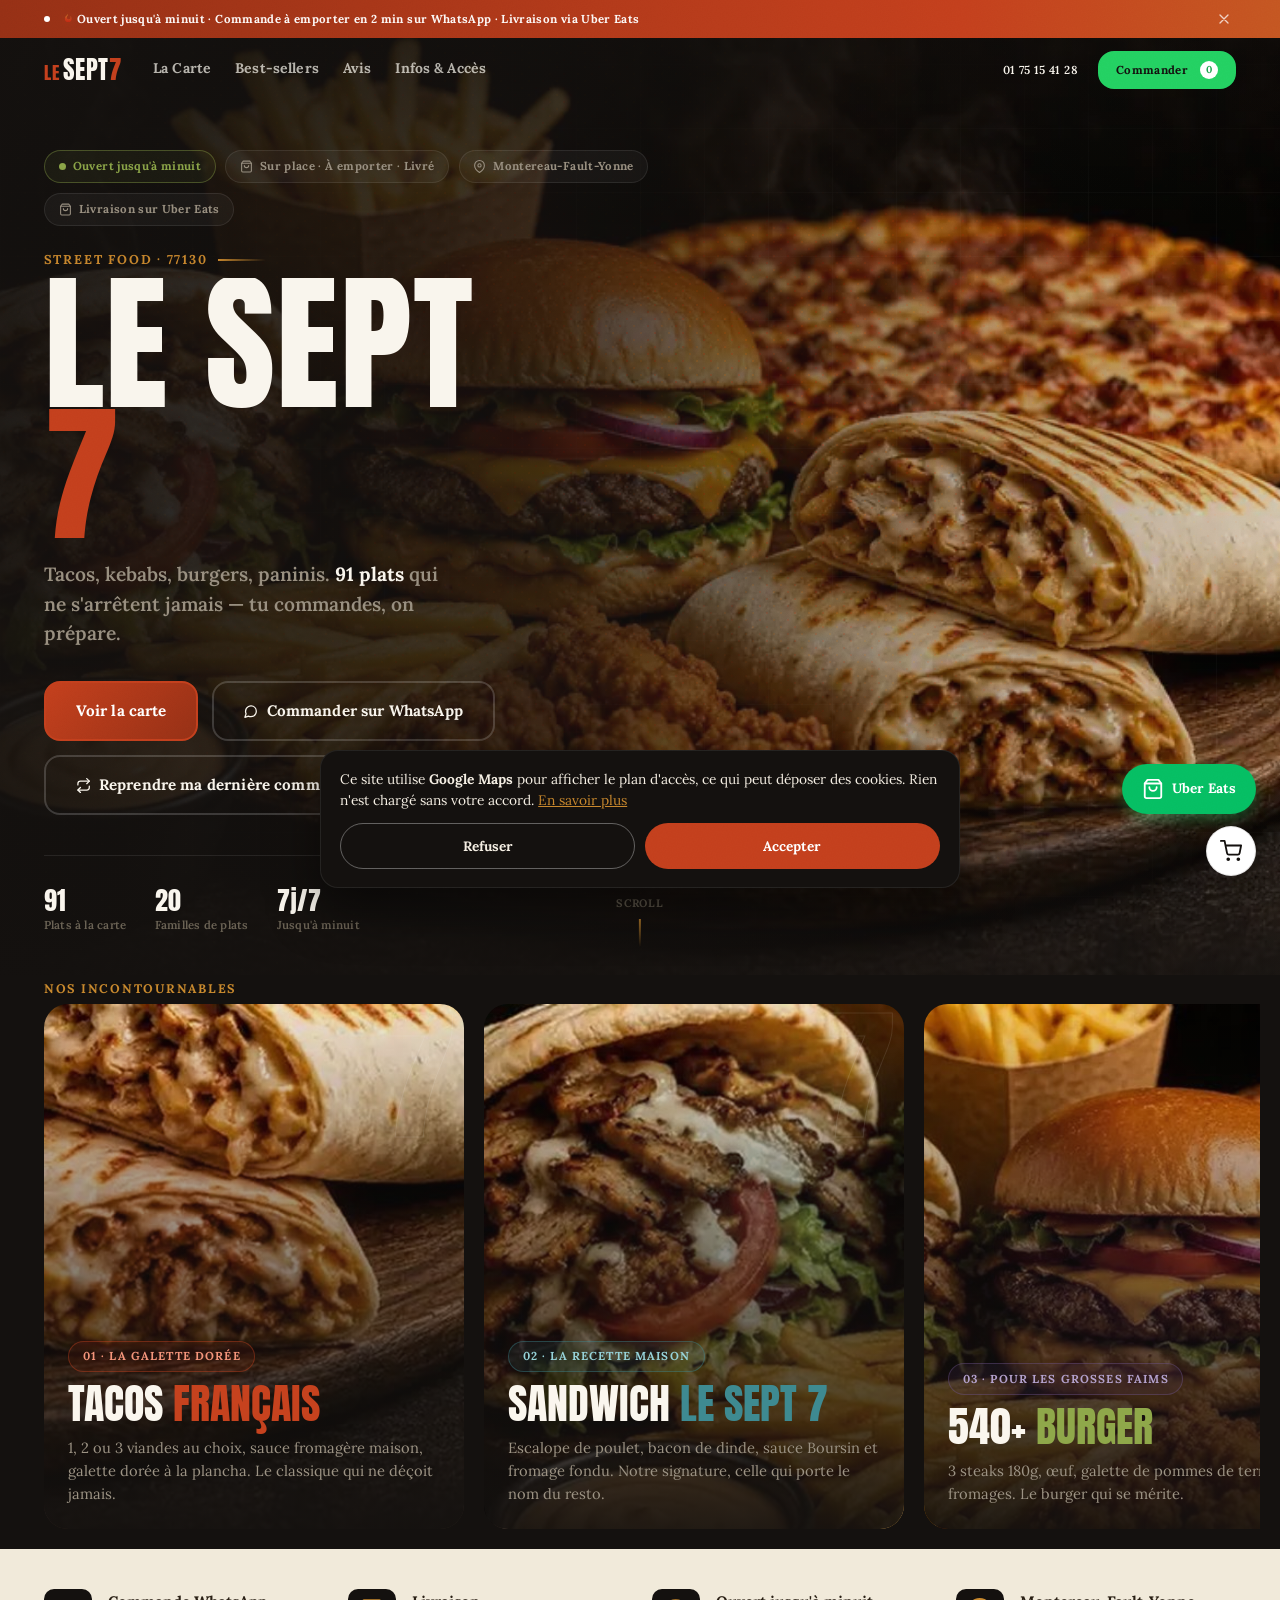
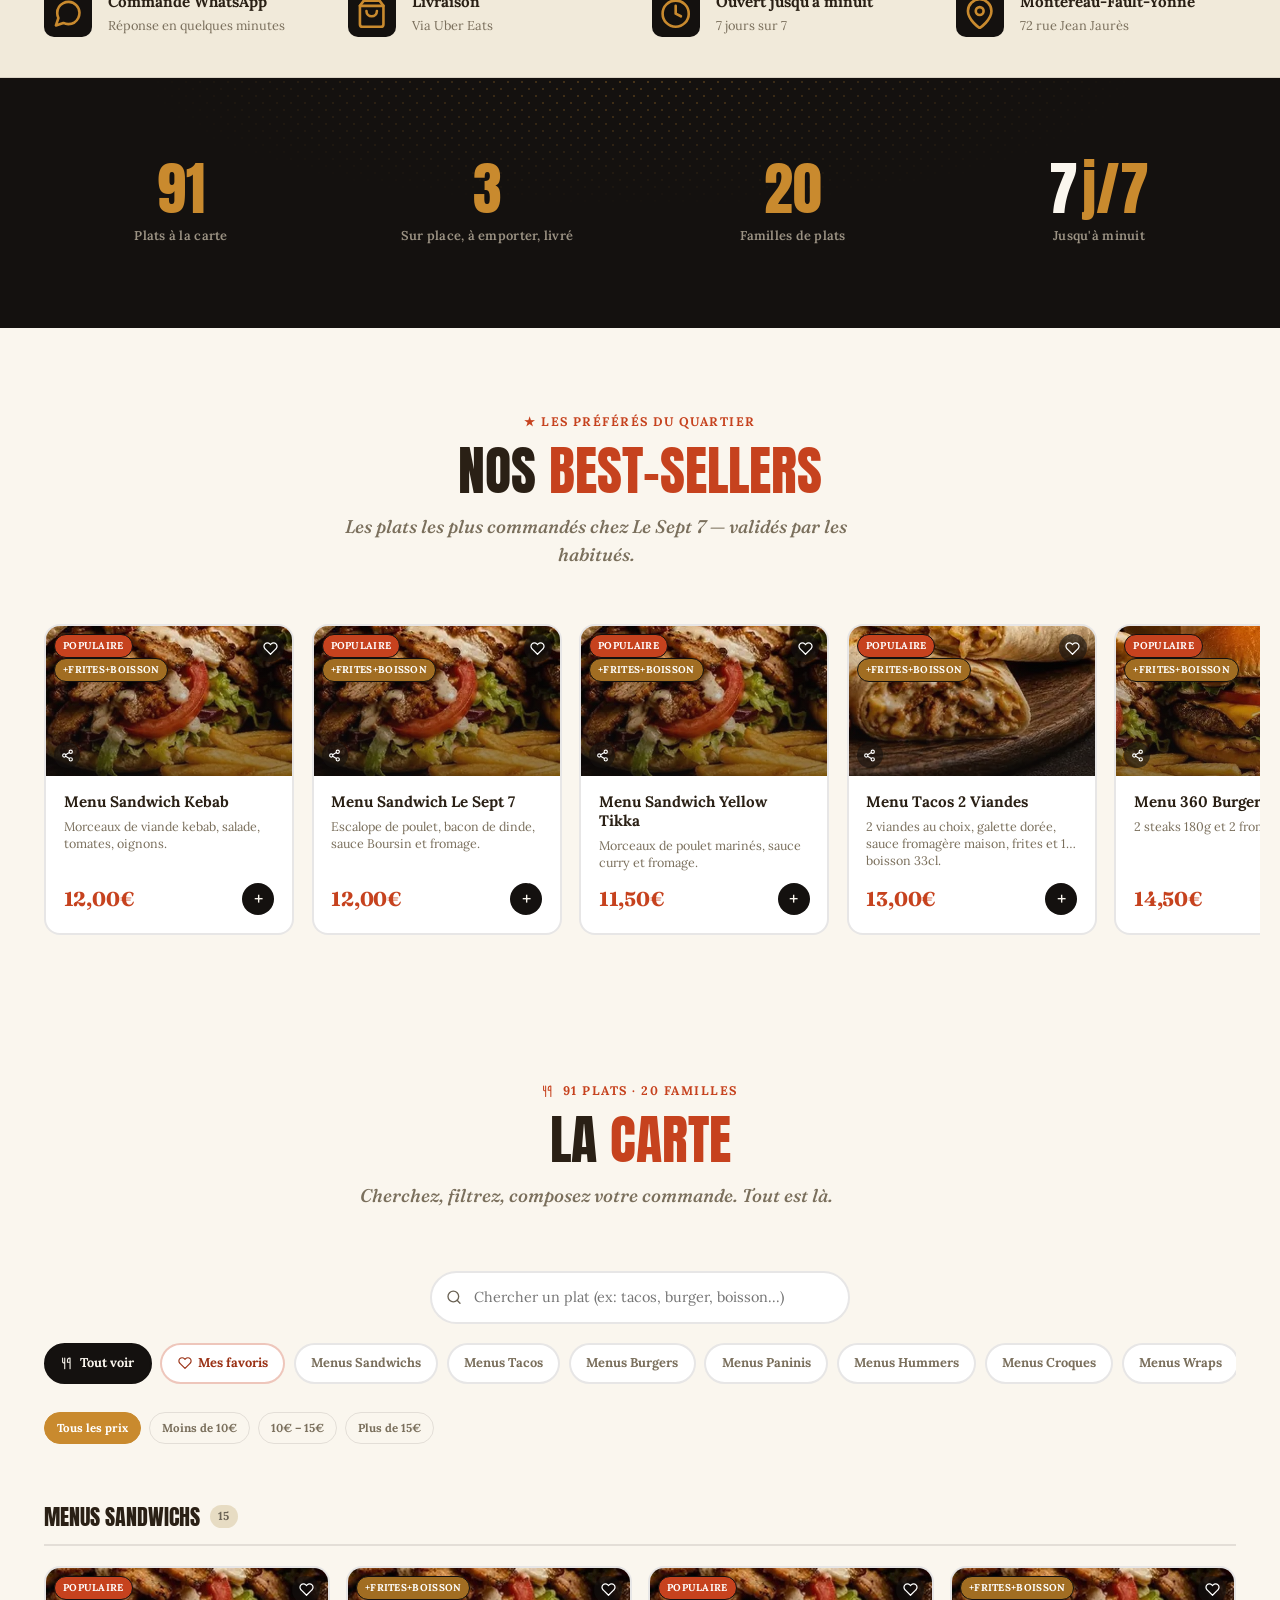
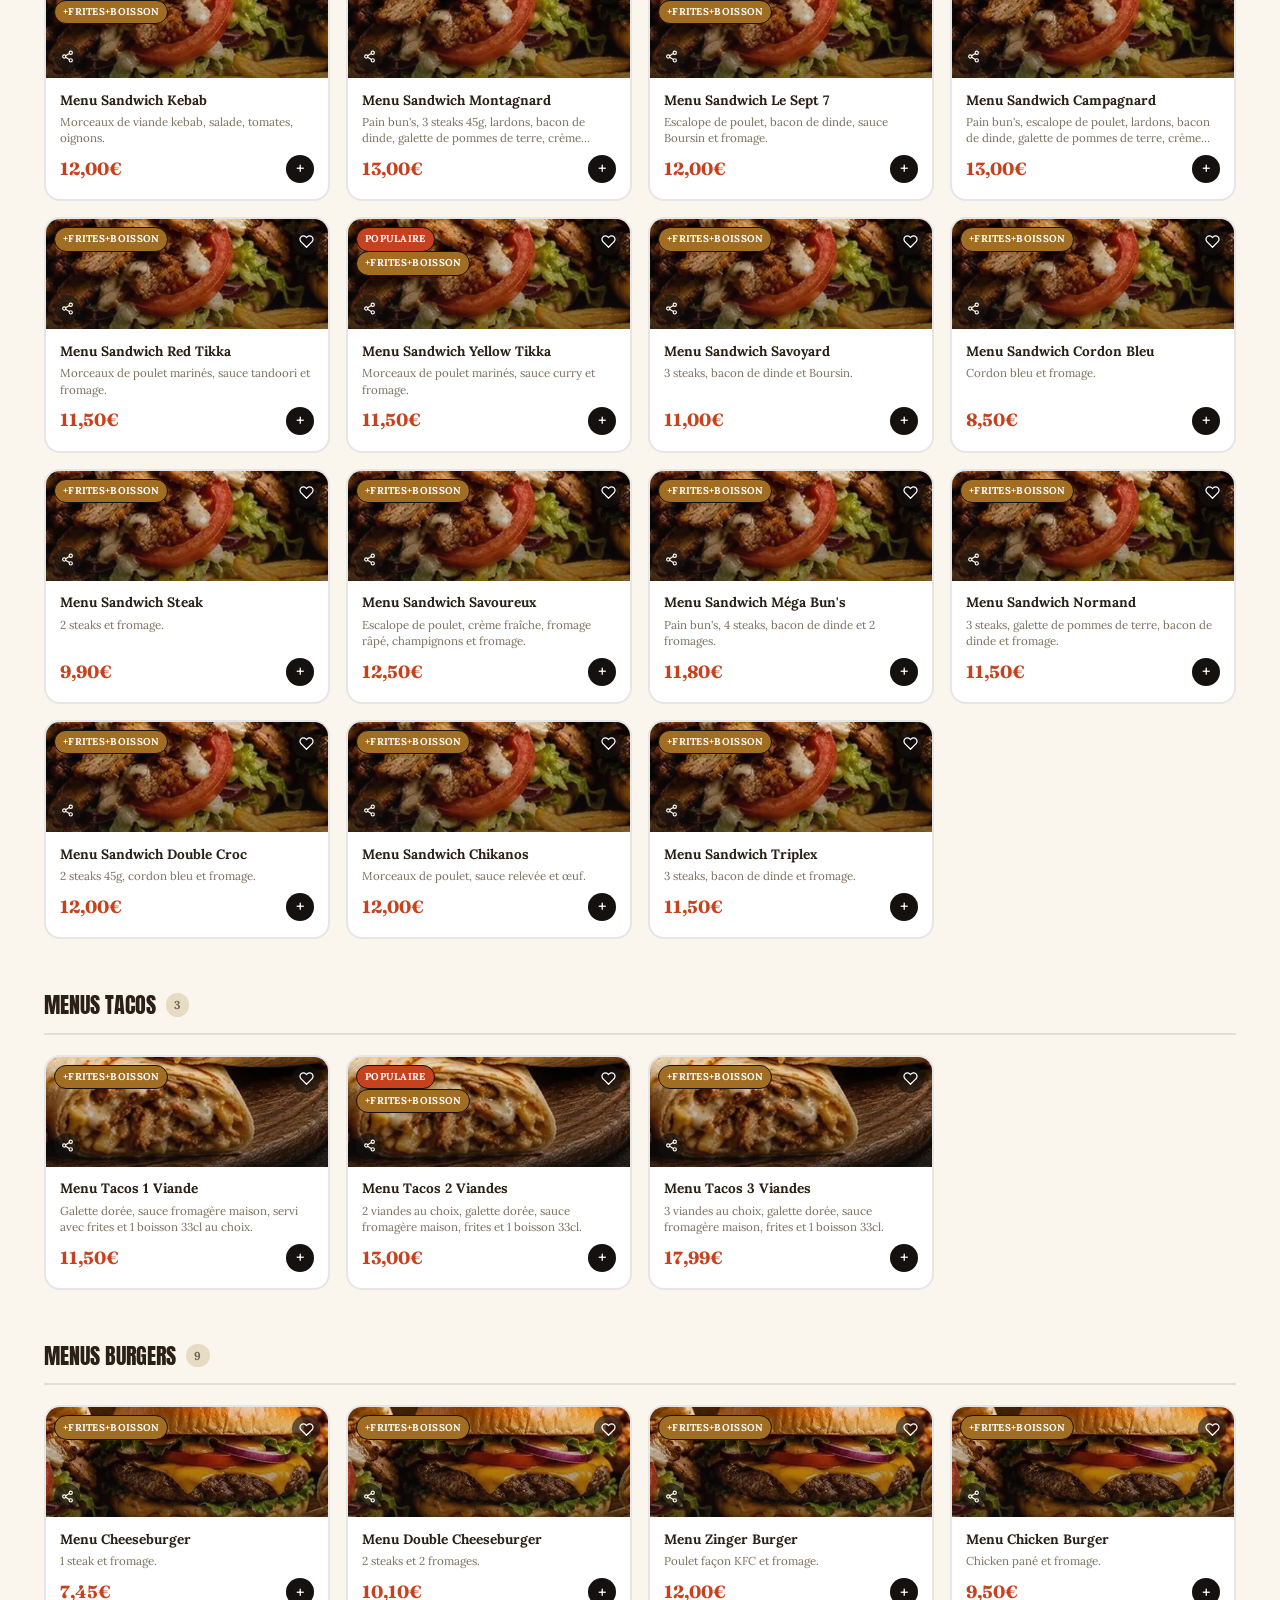
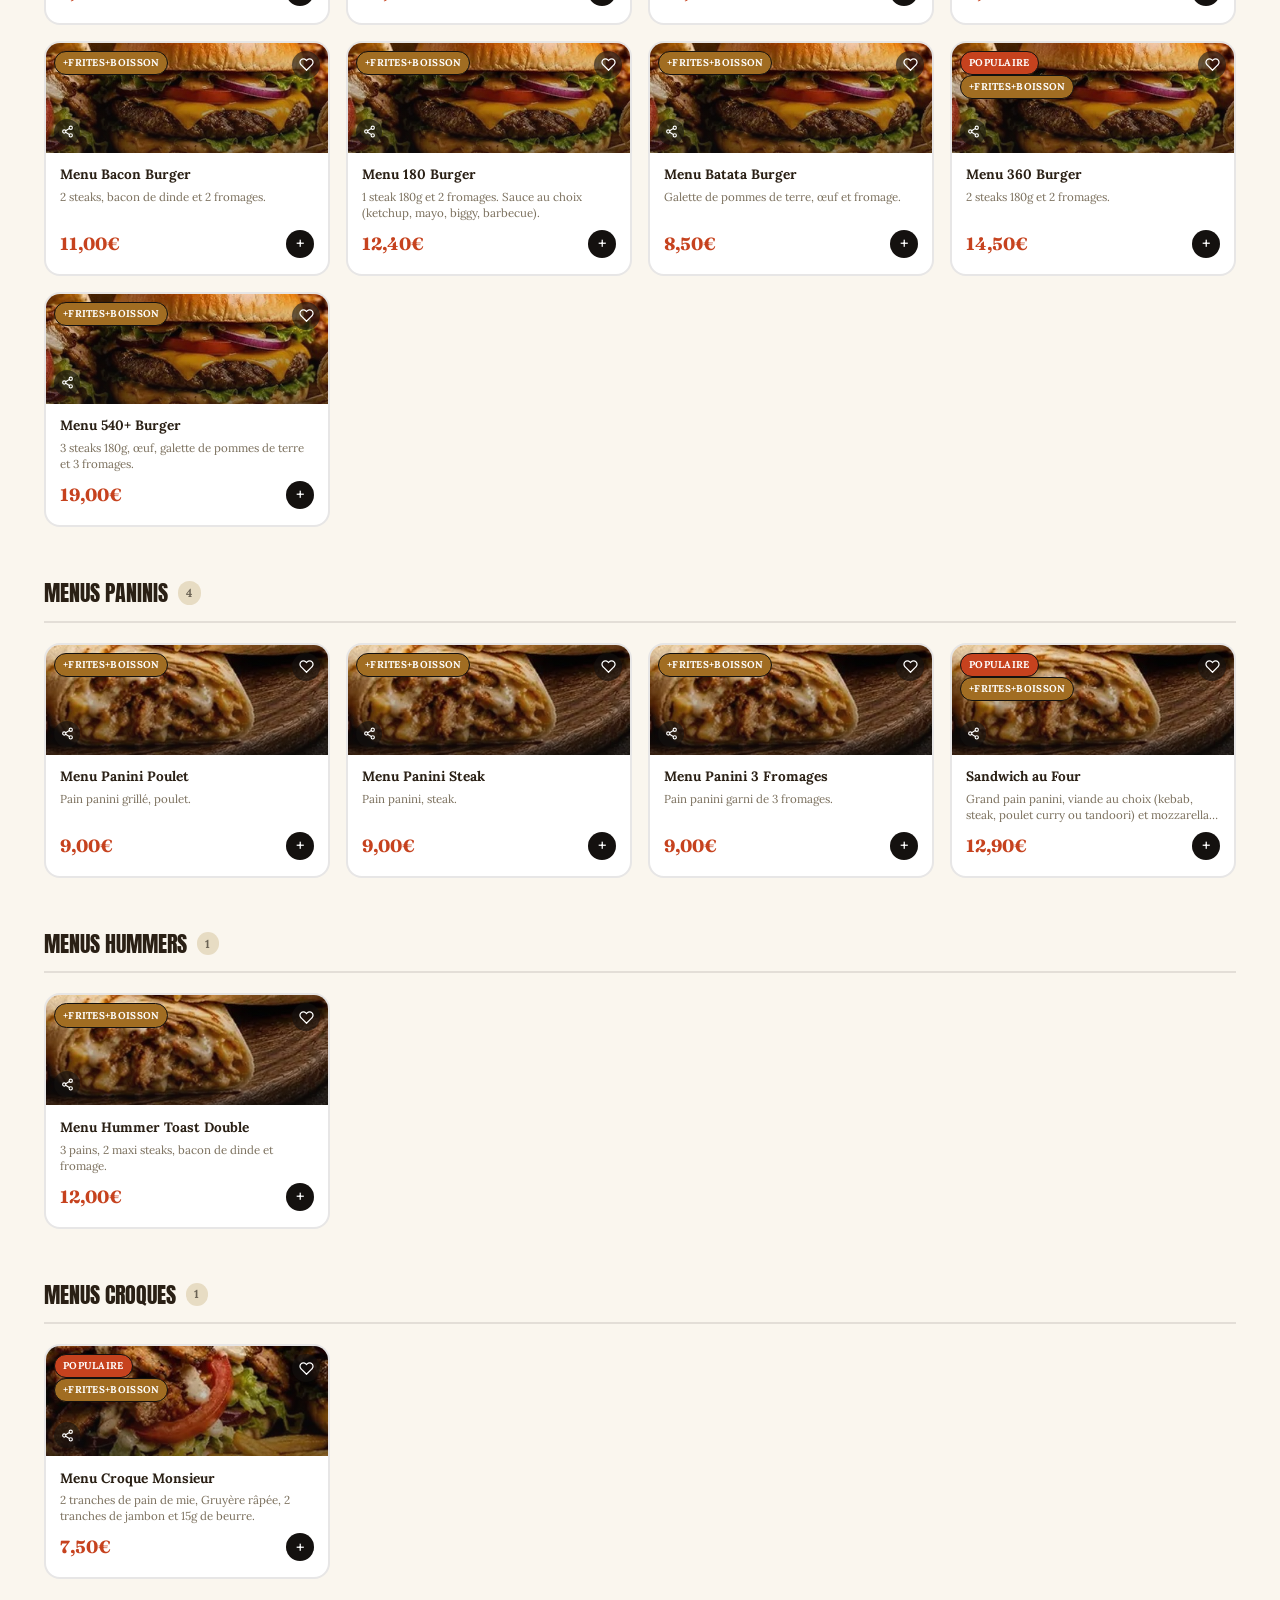
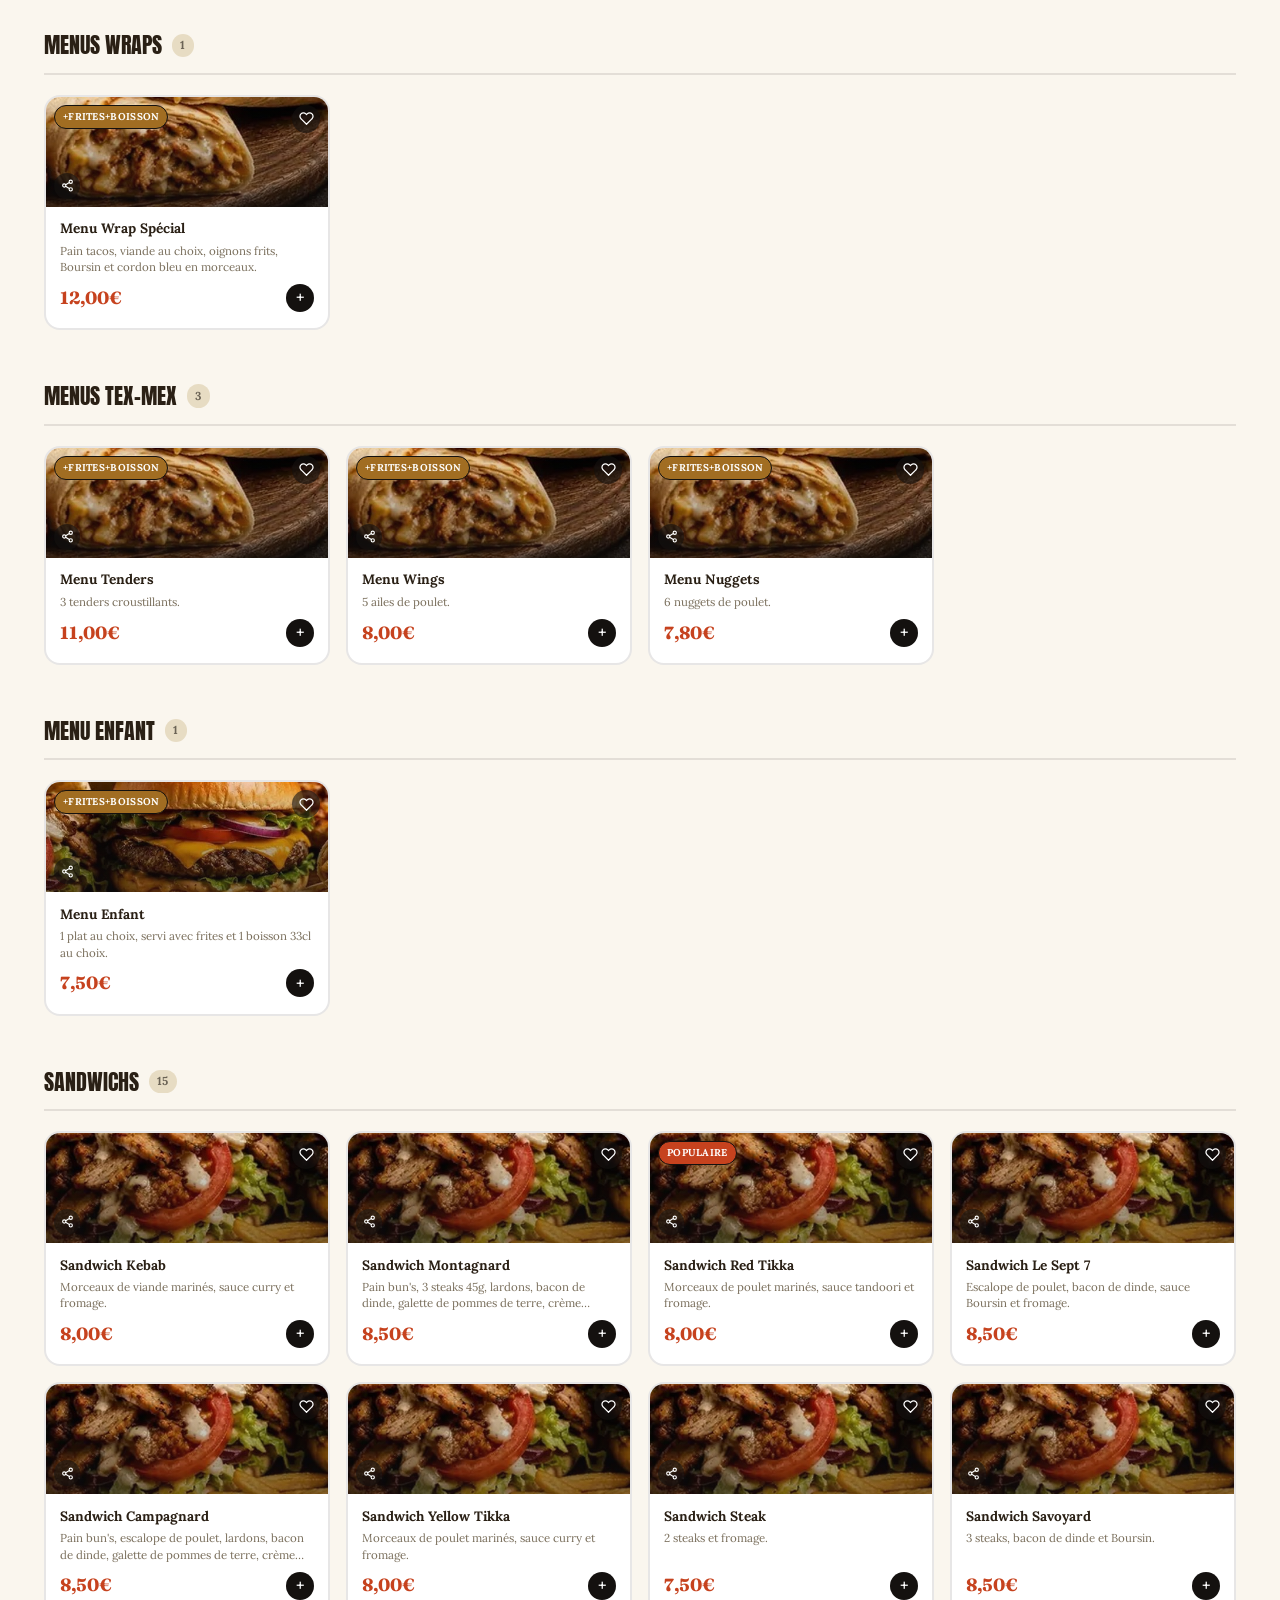
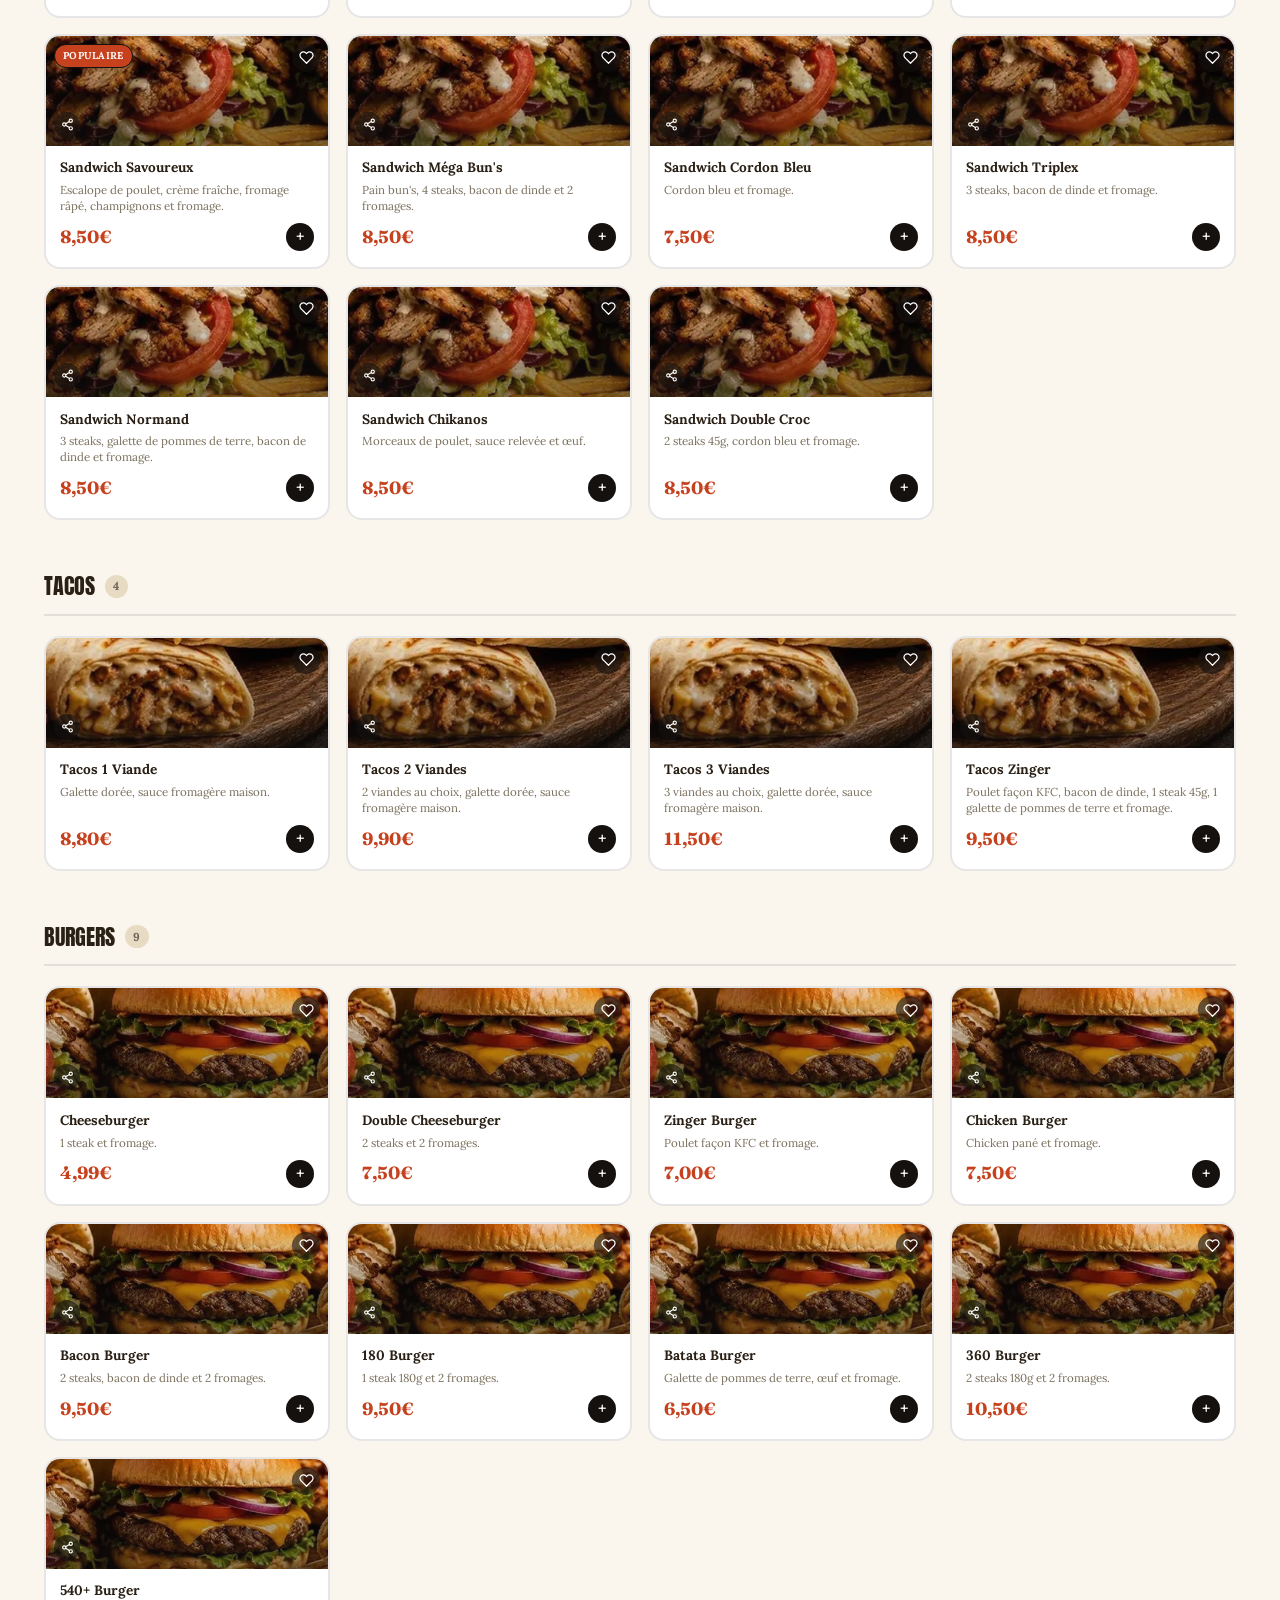
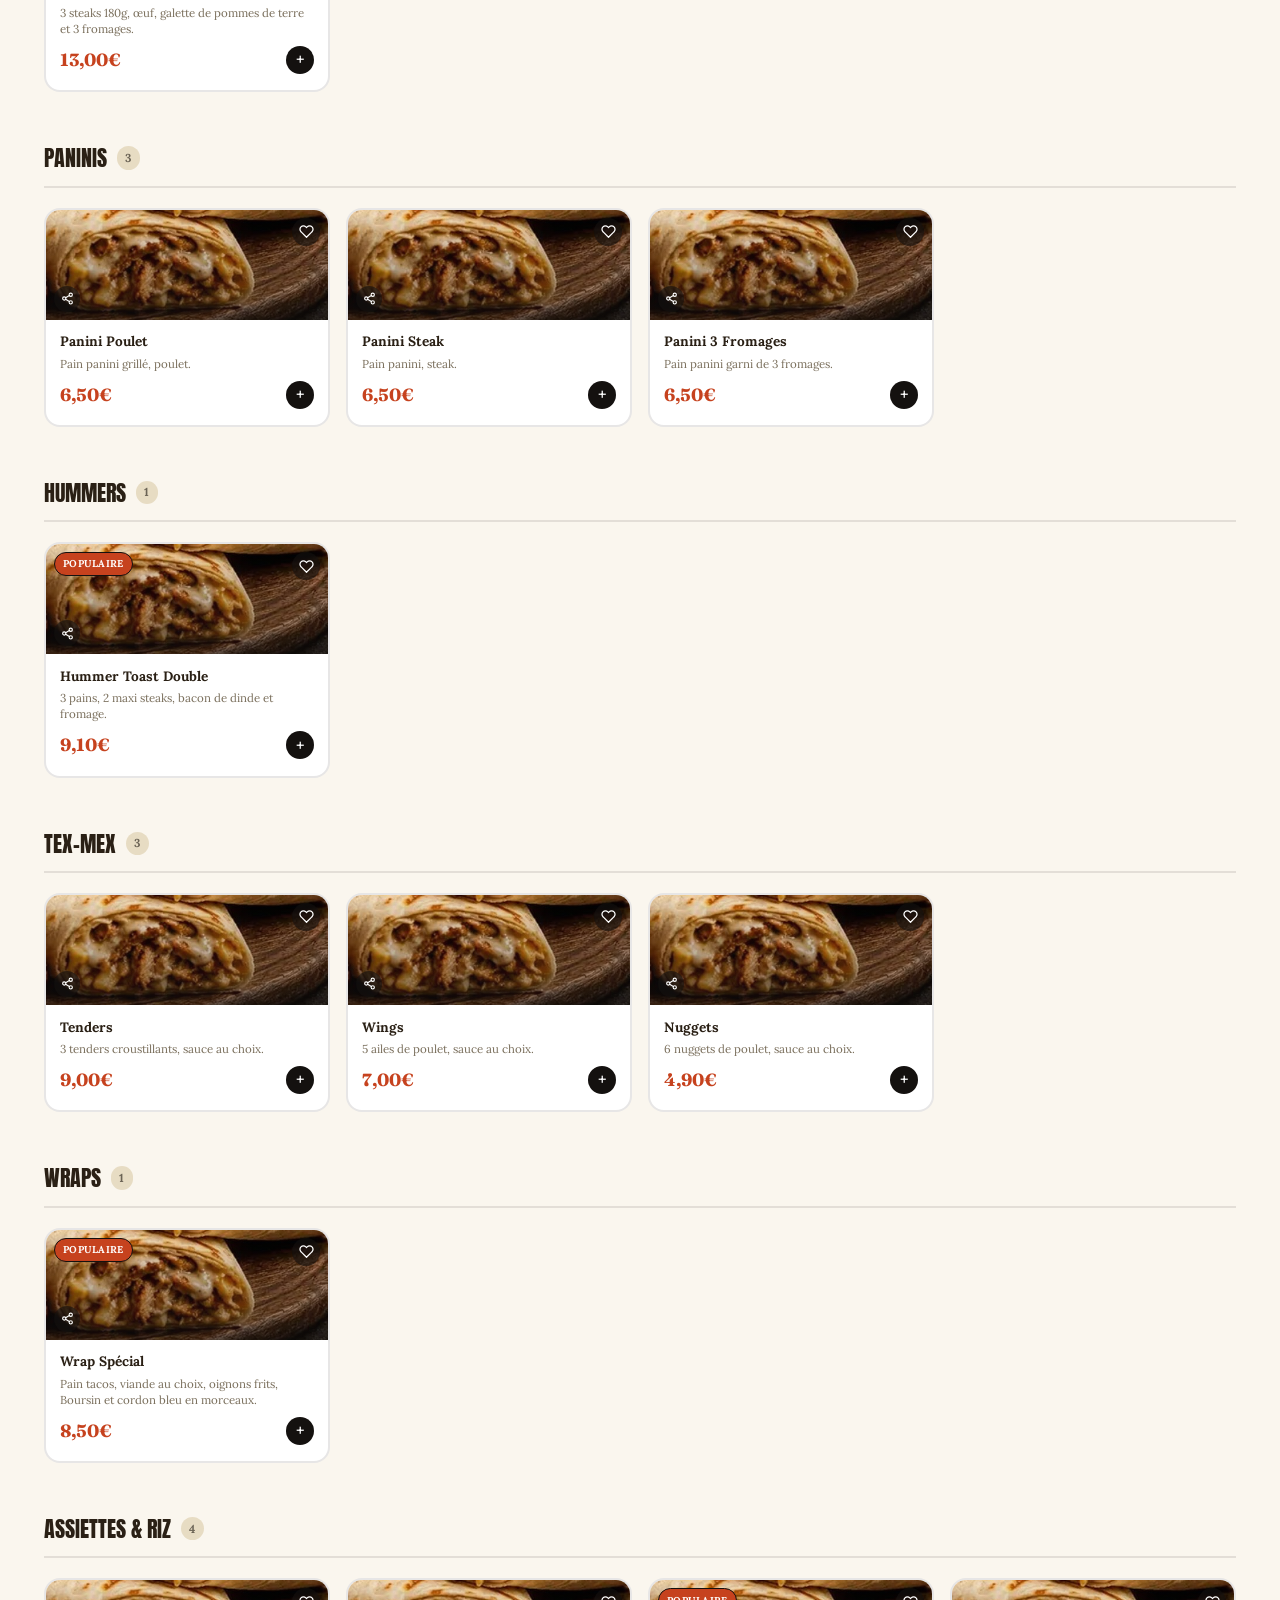
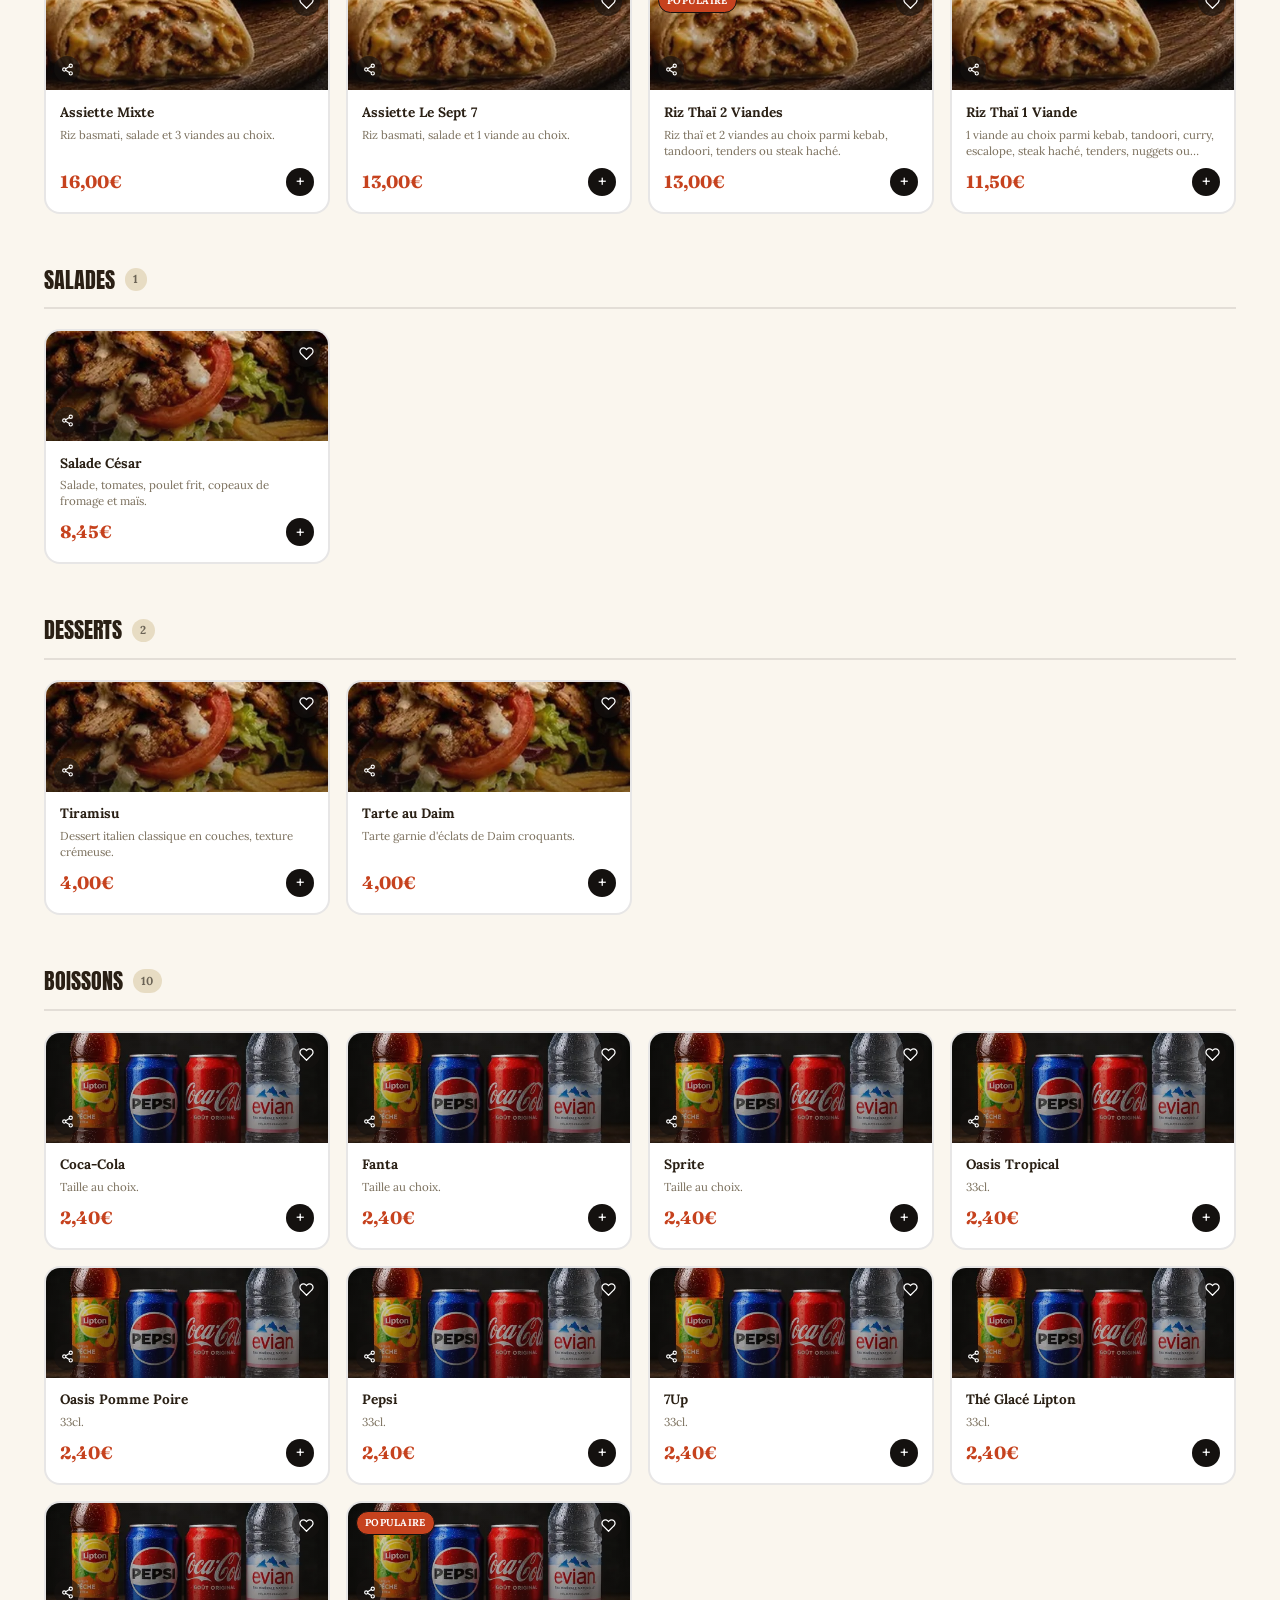
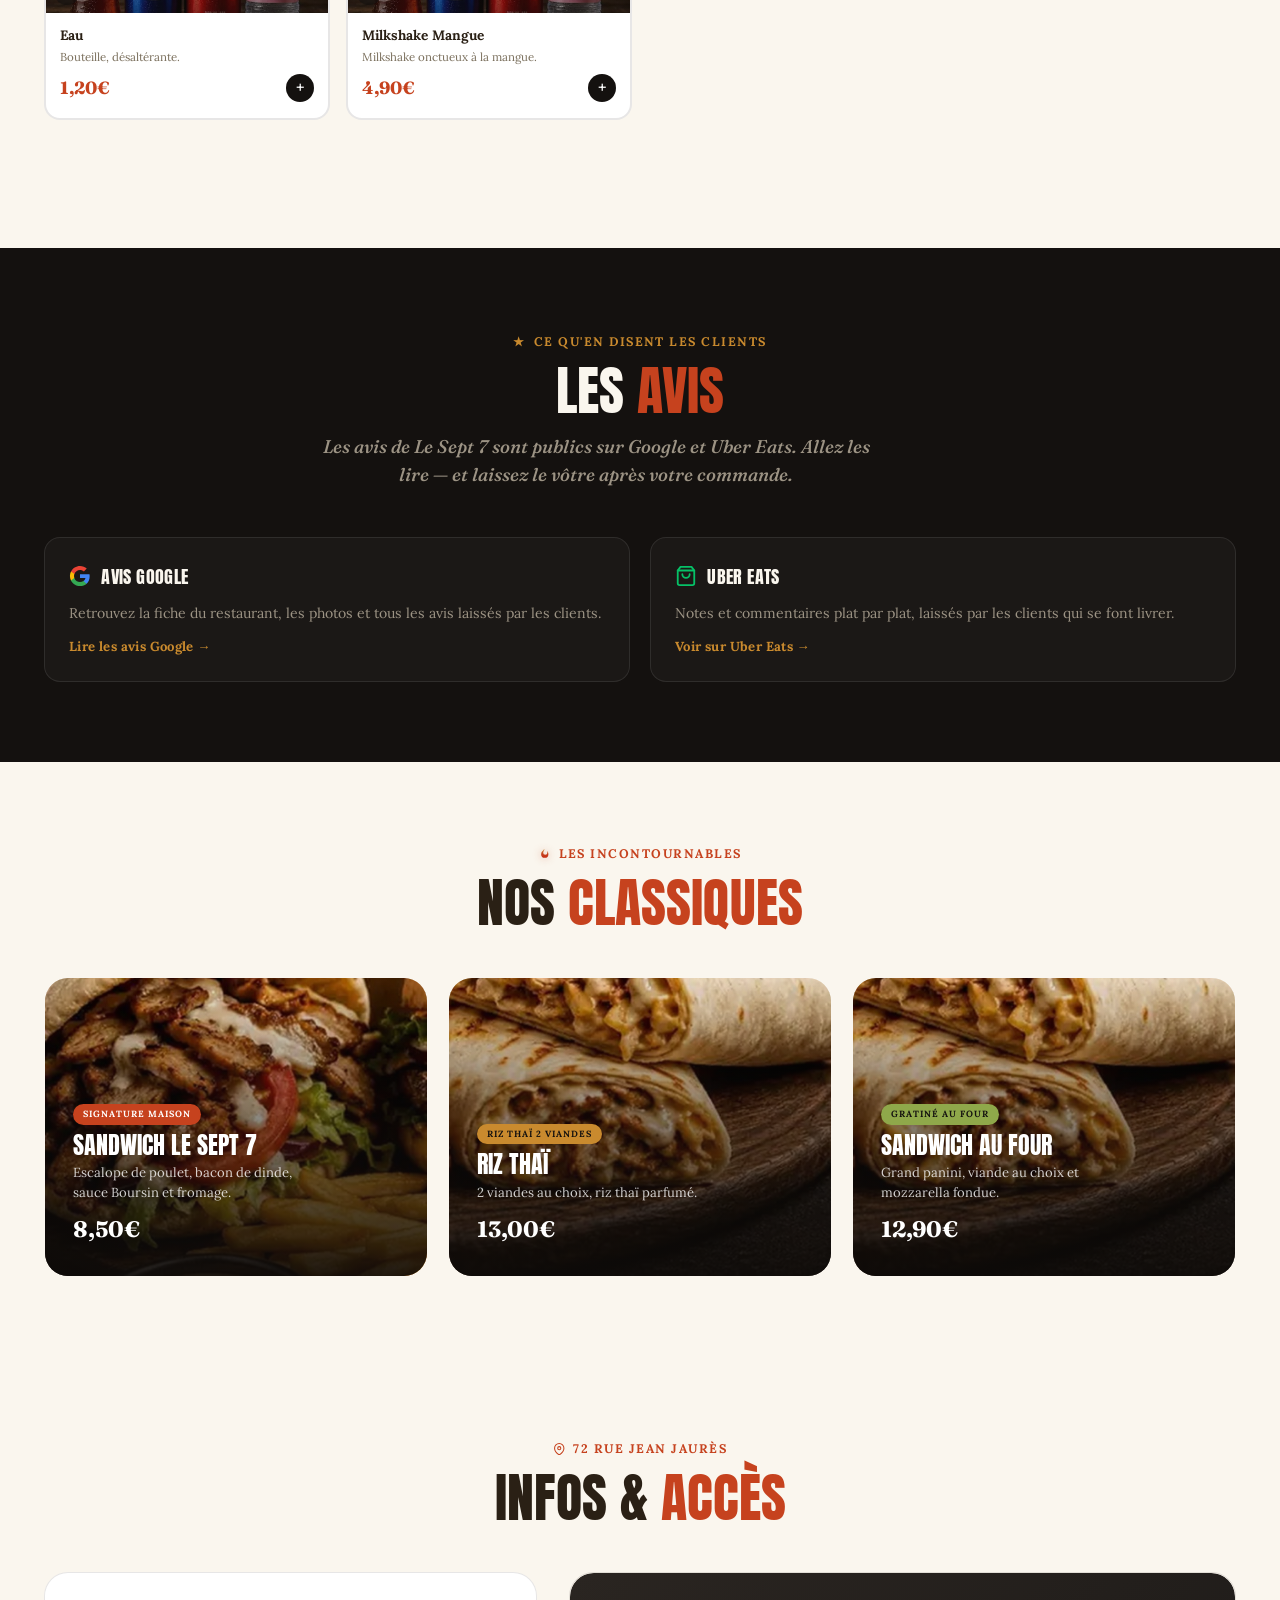
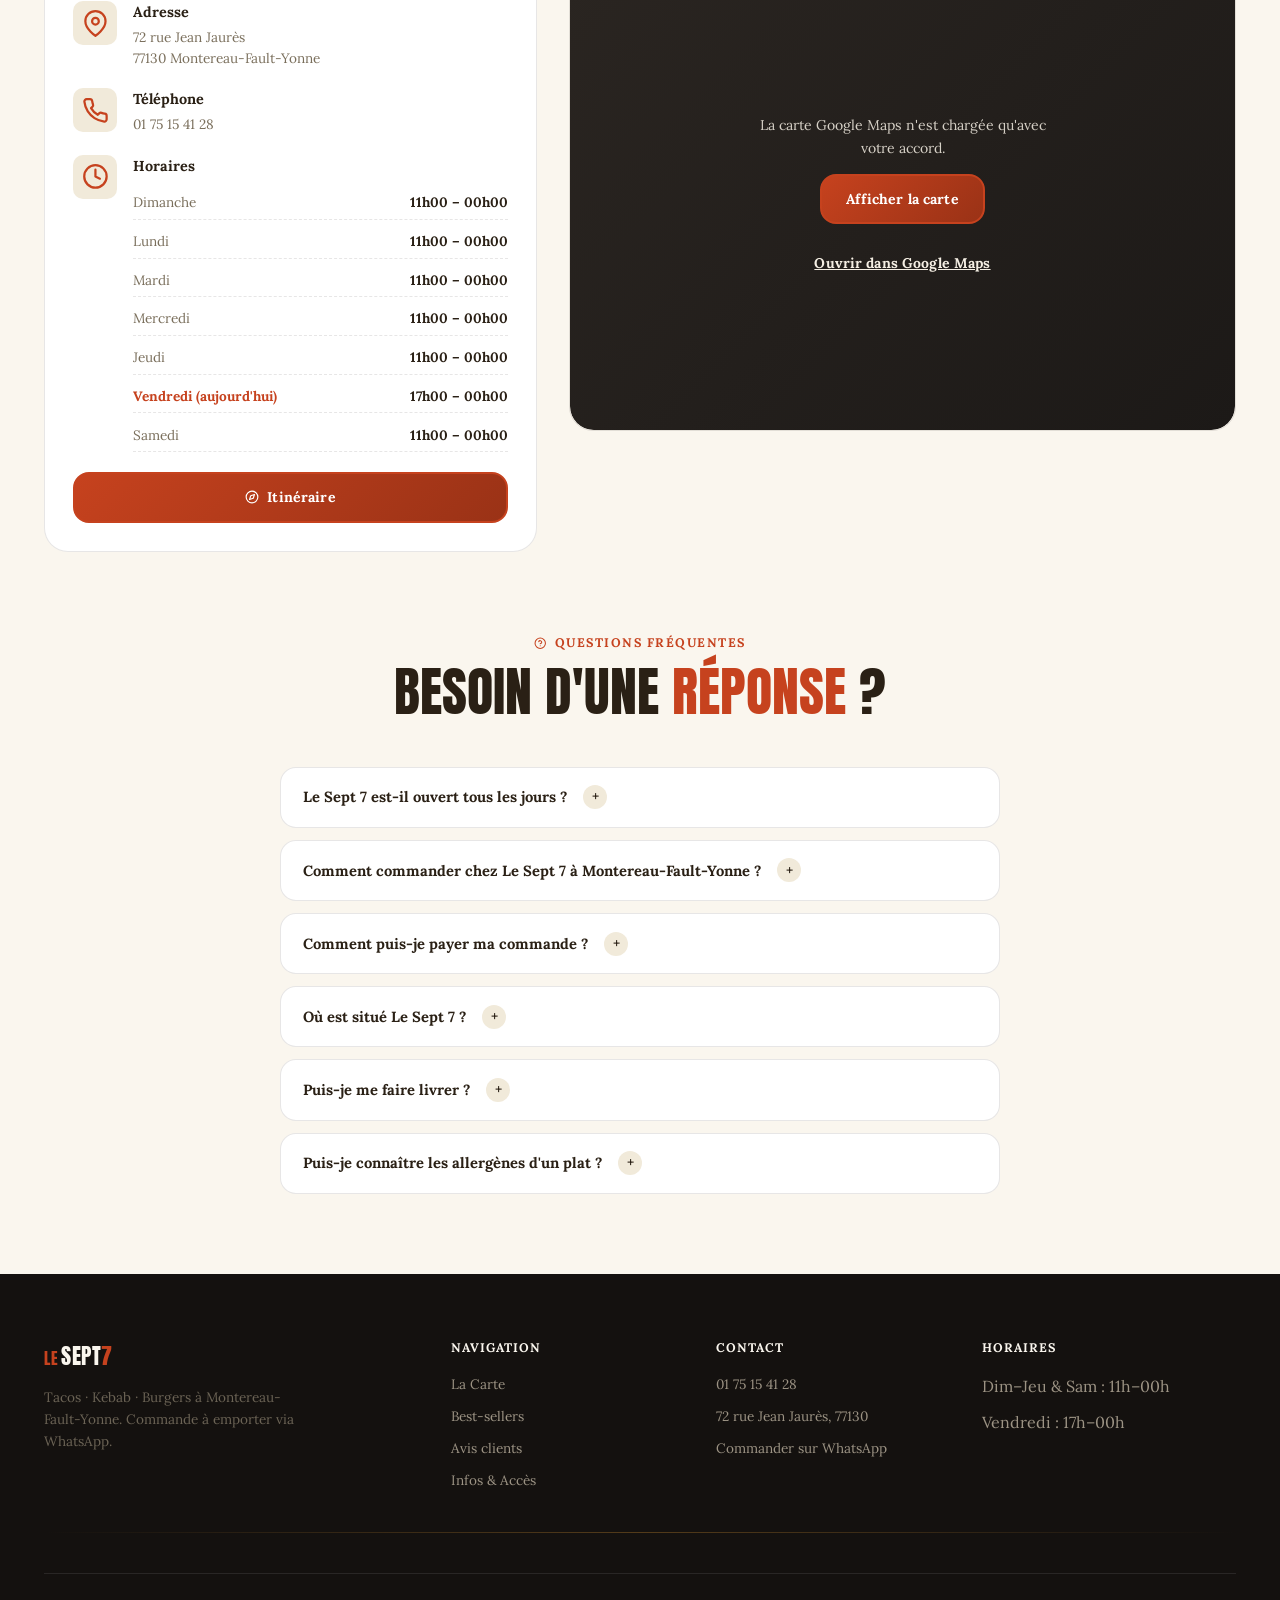
<file: index.html>
<!DOCTYPE html>
<html lang="fr">
<head>
<meta charset="UTF-8"/>
<meta name="viewport" content="width=device-width,initial-scale=1.0"/>
<title>Le Sept 7 | Tacos · Kebab · Burgers — Montereau-Fault-Yonne (77130)</title>
<meta name="description" content="Le Sept 7 à Montereau-Fault-Yonne : tacos, sandwichs, burgers, paninis, tex-mex. Commandez à emporter via WhatsApp ou faites-vous livrer avec Uber Eats. Ouvert 7j/7, jusqu'à minuit."/>
<meta name="keywords" content="Le Sept 7 Montereau,tacos Montereau 77,kebab Montereau-Fault-Yonne,sandwich Montereau,burger Montereau 77130,panini Montereau,commander WhatsApp Montereau"/>
<meta name="robots" content="index,follow"/>
<link rel="canonical" href="https://lesept7.fr/"/>
<meta property="og:type" content="website"/>
<meta property="og:title" content="Le Sept 7 | Tacos · Kebab · Burgers — Montereau (77130)"/>
<meta property="og:description" content="91 plats, une carte qui ne s'arrête jamais. Commandez via WhatsApp, on prépare. Ouvert 7j/7, jusqu'à minuit."/>
<meta property="og:url" content="https://lesept7.fr/"/>
<meta property="og:site_name" content="Le Sept 7"/>
<meta property="og:locale" content="fr_FR"/>
<meta property="og:image" content="https://lesept7.fr/og-image.jpg"/>
<meta property="og:image:width" content="1200"/>
<meta property="og:image:height" content="630"/>
<meta property="og:image:alt" content="Le Sept 7 : tacos, kebabs et burgers à Montereau-Fault-Yonne"/>
<meta name="twitter:card" content="summary_large_image"/>
<meta name="theme-color" content="#14110F"/>
<link rel="icon" type="image/svg+xml" href="[data-uri]"/>
<link rel="icon" type="image/png" sizes="32x32" href="[data-uri]"/>
<link rel="apple-touch-icon" href="/apple-touch-icon.png"/>
<link href="https://fonts.googleapis.com/css2?family=Anton&family=Lora:ital,wght@0,400..700;1,400..700&family=Fraunces:ital,opsz,wght@0,9..144,500;0,9..144,600;0,9..144,700;1,9..144,600&display=swap" rel="stylesheet"/>
<style>
/* LE SEPT 7 — Nuit urbaine, néon d'enseigne, le chiffre 7 comme signature graphique */
:root {
  /* Fond & structure — noir chaud d'asphalte la nuit, jamais un noir froid ni bleuté */
  --ink:#14110F; --ink-2:#211C18; --ink-3:#2C251F;
  --paper:#FAF6EE; --paper-2:#F1EADA; --paper-3:#E7DCC3;
  --border:rgba(255,255,255,.09); --border-h:rgba(255,255,255,.18);
  --border-lt:rgba(20,17,15,.10); --border-lt-h:rgba(20,17,15,.22);
  --white:#FAF6EE; --off:#2A2015; --muted:#9C9384; --muted-lt:#7A6F5C; --muted2:#6B6355;

  /* Signature — braise et ambre profond, comme des charbons ardents plutôt
     qu'un néon d'enseigne. Teintes plus sombres et moins saturées que
     l'original pour une lecture "restaurant établi" plutôt que "app fast-food". */
  --flame:#C6421E; --flame-d:#9A3216; --flame-glow:rgba(198,66,30,.28);
  --gold:#C98A2E; --gold-d:#A16D22; --gold-glow:rgba(201,138,46,.24);
  --lime:#8FA84A; --lime-glow:rgba(143,168,74,.3);
  --cyan:#3E8A91;

  --wa:#25D366; --wa-d:#1DA851;

  --announce-h:38px; --nav-h:64px; --header-h:calc(var(--announce-h) + var(--nav-h));
  --font-d:'Anton',sans-serif; --font-b:'Lora',Georgia,serif; --font-t:'Fraunces',serif;
  --r-sm:6px; --r-md:10px; --r-lg:16px; --r-xl:24px; --r-f:9999px;
  --s2:.5rem; --s3:.75rem; --s4:1rem; --s5:1.25rem; --s6:1.5rem;
  --s8:2rem; --s10:2.5rem; --s12:3rem; --s16:4rem; --s20:5rem;
  --ease:cubic-bezier(.22,.68,0,1.2); --ease-o:cubic-bezier(0,.55,.45,1);
  --t:.26s var(--ease-o); --tf:.3s var(--ease-o);
  --max-w:1240px; --cart-w:420px;
  --text-hero:clamp(3.2rem,13vw,9.5rem);

  --glow-flame:4px 5px 0 0 var(--flame-d);
  --glow-gold:0 6px 18px rgba(161,109,34,.26),0 2px 5px rgba(161,109,34,.16);
}
.no-announce { --announce-h:0px; --header-h:var(--nav-h); }

*, *::before, *::after { box-sizing:border-box; margin:0; padding:0; }
html { scroll-behavior:smooth; -webkit-text-size-adjust:100%; overflow-x:clip; }
body {
  font-family:var(--font-b); color:var(--off); line-height:1.6; overflow-x:clip; -webkit-font-smoothing:antialiased; position:relative;
  background-color:var(--paper);
  background-image:
    radial-gradient(ellipse 120% 80% at 15% 0%, rgba(201,138,46,.07), transparent 55%),
    radial-gradient(ellipse 100% 70% at 100% 30%, rgba(198,66,30,.05), transparent 55%),
    url("data:image/svg+xml,%3Csvg xmlns='http://www.w3.org/2000/svg' width='120' height='120'%3E%3Cfilter id='p'%3E%3CfeTurbulence type='fractalNoise' baseFrequency='0.9' numOctaves='2'/%3E%3CfeColorMatrix type='matrix' values='0 0 0 0 0  0 0 0 0 0  0 0 0 0 0  0 0 0 0.025 0'/%3E%3C/filter%3E%3Crect width='100%25' height='100%25' filter='url(%23p)'/%3E%3C/svg%3E");
  background-repeat:no-repeat,no-repeat,repeat;
}
body.cart-open, body.menu-open { overflow:hidden; }
img { display:block; max-width:100%; height:auto; }
a { color:inherit; text-decoration:none; }
button { background:none; border:none; cursor:pointer; font:inherit; color:inherit; }
input { font:inherit; }
ul, ol { list-style:none; }
address { font-style:normal; }
.container { width:100%; max-width:var(--max-w); margin-inline:auto; padding-inline:var(--s6); }

/* GRAIN discret — texture asphalte fine, pas de "papier kraft" */
.grain-overlay { position:fixed; top:0;left:0;right:0;bottom:0; z-index:9997; pointer-events:none; opacity:.05; mix-blend-mode:overlay;
  background-image:url("data:image/svg+xml,%3Csvg xmlns='http://www.w3.org/2000/svg' width='100' height='100'%3E%3Cfilter id='n'%3E%3CfeTurbulence type='fractalNoise' baseFrequency='0.8' numOctaves='3' stitchTiles='stitch'/%3E%3CfeColorMatrix type='matrix' values='0 0 0 0 0  0 0 0 0 0  0 0 0 0 0  0 0 0 1.1 0'/%3E%3C/filter%3E%3Crect width='100%25' height='100%25' filter='url(%23n)'/%3E%3C/svg%3E");
}
@media (prefers-reduced-motion:reduce) { .grain-overlay { display:none; } }

/* TEXTURE HALFTONE — trame de points façon impression offset/sérigraphie.
   Remplace les glows flous type "néon IA" par une vraie matière imprimée :
   dur, net, avec un vrai grain visuel plutôt qu'un dégradé lumineux diffus.
   Utilisée en accent sur le hero et le showcase, jamais en fond uni. */
.halftone-layer { position:absolute; top:0;left:0;right:0;bottom:0; pointer-events:none; background-repeat:repeat;
  background-image:url("data:image/svg+xml,%3Csvg xmlns='http://www.w3.org/2000/svg' width='28' height='28'%3E%3Ccircle cx='4' cy='4' r='1.3' fill='%23000'/%3E%3Ccircle cx='18' cy='4' r='1.3' fill='%23000'/%3E%3Ccircle cx='11' cy='11' r='1.3' fill='%23000'/%3E%3Ccircle cx='25' cy='11' r='1.3' fill='%23000'/%3E%3Ccircle cx='4' cy='18' r='1.3' fill='%23000'/%3E%3Ccircle cx='18' cy='18' r='1.3' fill='%23000'/%3E%3Ccircle cx='11' cy='25' r='1.3' fill='%23000'/%3E%3Ccircle cx='25' cy='25' r='1.3' fill='%23000'/%3E%3C/svg%3E");
  -webkit-mask-image:radial-gradient(ellipse 70% 60% at 50% 40%,#000 0%,transparent 75%);
  mask-image:radial-gradient(ellipse 70% 60% at 50% 40%,#000 0%,transparent 75%);
}
.halftone-layer.tone-flame { opacity:.16; filter:sepia(1) saturate(3) hue-rotate(-30deg) brightness(.7); }
.halftone-layer.tone-gold { opacity:.14; filter:sepia(1) saturate(2.4) hue-rotate(0deg) brightness(1.1); }

/* SCROLL PROGRESS */
.scroll-progress { position:fixed; top:0; left:0; height:3px; width:0%; background:linear-gradient(90deg,var(--flame),var(--gold)); z-index:9999; box-shadow:0 1px 6px rgba(198,66,30,.4); transition:width .07s linear; pointer-events:none; }

/* REVEAL */
.reveal { opacity:0; transform:translateY(20px); filter:blur(4px); transition:opacity .7s var(--ease-o),transform .7s var(--ease-o),filter .7s var(--ease-o); }
.reveal.visible { opacity:1; transform:translateY(0); filter:blur(0); }
@media (prefers-reduced-motion:reduce) { .reveal { opacity:1; transform:none; filter:none; transition:none; } }

/* BUTTONS */
.btn { display:inline-flex; align-items:center; justify-content:center; gap:.5rem; padding:.75rem 1.5rem; border-radius:var(--r-lg); font-weight:700; font-size:.875rem; letter-spacing:.01em; white-space:nowrap; transition:all var(--t); cursor:pointer; border:2px solid transparent; position:relative; overflow:hidden; text-decoration:none; }
.btn::after { content:''; position:absolute; top:0;left:0;right:0;bottom:0; background:#fff; opacity:0; transition:opacity var(--tf); pointer-events:none; }
.btn:active { transform:scale(.96); }
.btn:focus-visible { outline:2px solid var(--gold); outline-offset:3px; }
/* Focus clavier générique pour tous les autres éléments interactifs
   (cartes produit, chips catégorie, +/- quantité, FAQ, liens nav, cartes
   classiques...). Exclut les champs qui gèrent déjà leur propre focus
   (.cart-input, .search-box input, .vendor-pin-form input) pour ne pas
   dupliquer leur style. */
a:focus-visible, button:focus-visible, .product-card:focus-visible, .pop-card:focus-visible,
.classique-card:focus-visible, .cat-chip:focus-visible, .faq-q:focus-visible,
.cfg-opt:focus-visible, .drink-opt:focus-visible {
  outline:2px solid var(--gold); outline-offset:2px; border-radius:var(--r-sm,4px);
}
.btn-primary { background:linear-gradient(135deg,var(--flame),var(--flame-d)); color:#fff; border-color:var(--flame); }
.btn-wa { background:var(--wa); color:var(--ink); border-color:var(--wa); font-weight:800; }
.btn-outline { border-color:var(--border-lt-h); color:var(--off); background:transparent; }
.btn-ghost { border-color:rgba(20,17,15,.14); color:var(--off); background:rgba(255,255,255,.6); backdrop-filter:blur(8px); }
.btn-lg { padding:.9rem 2rem; font-size:1rem; }
.btn-sm { padding:.45rem 1rem; font-size:.72rem; }
.btn-full { width:100%; }
.btn-phone { display:inline-flex; align-items:center; gap:.5rem; font-size:.72rem; font-weight:600; color:rgba(250,246,238,.6); letter-spacing:.03em; transition:color var(--tf); padding:.5rem .75rem; border-radius:var(--r-md); white-space:nowrap; }
.btn-phone-txt { display:none; }
.btn:hover::after, .btn.mobile-hover::after { opacity:.1; }.btn-primary:hover, .btn-primary.mobile-hover { box-shadow:var(--glow-flame); border-color:var(--ink); transform:translate(-2px,-3px); }.btn-wa:hover, .btn-wa.mobile-hover { background:var(--wa-d); border-color:var(--wa-d); box-shadow:0 8px 20px rgba(29,168,81,.28); transform:translateY(-2px); }.btn-outline:hover, .btn-outline.mobile-hover { border-color:var(--gold); background:rgba(201,138,46,.07); box-shadow:0 4px 14px rgba(201,138,46,.16); }.btn-ghost:hover, .btn-ghost.mobile-hover { border-color:var(--flame); background:rgba(198,66,30,.06); box-shadow:0 4px 14px rgba(198,66,30,.12); }.btn-phone:hover, .btn-phone.mobile-hover { color:var(--off); }

@media (min-width:900px) { .btn-phone-txt { display:inline; } }

/* HEADER */
.header { position:fixed; top:0; left:0; right:0; z-index:900; transition:box-shadow var(--t); }
/* Le flou est porté par un pseudo-élément et non par le header lui-même : un
   backdrop-filter sur le header en fait le bloc conteneur de ses descendants
   position:fixed, donc le menu mobile (.mobile-nav) se réduisait à la hauteur
   du header (~102px) dès que la page était scrollée. */
.header.scrolled { box-shadow:0 1px 0 var(--border),0 8px 28px rgba(0,0,0,.3); }
.header.scrolled::before { content:""; position:absolute; inset:0; z-index:-1; pointer-events:none; background:rgba(20,17,15,.94); -webkit-backdrop-filter:blur(24px) saturate(140%); backdrop-filter:blur(24px) saturate(140%); }
.logo-name, .nav-link, .btn-phone, .btn-phone-txt { color:var(--white); }
.announce-bar { background:linear-gradient(90deg,var(--flame-d),var(--flame),var(--gold),var(--flame),var(--flame-d)); background-size:300% 100%; animation:announceFlow 8s linear infinite; height:var(--announce-h); overflow:hidden; transition:height var(--t),opacity var(--t); }
@keyframes announceFlow { 0% { background-position:0% 0; } 100% { background-position:300% 0; } }
.no-announce .announce-bar { height:0; opacity:0; pointer-events:none; }
.announce-inner { height:100%; display:flex; align-items:center; justify-content:space-between; gap:1rem; }
.announce-content { display:flex; align-items:center; gap:.75rem; font-size:.72rem; font-weight:700; color:rgba(255,255,255,.97); letter-spacing:.03em; flex:1; white-space:nowrap; overflow:hidden; }
.a-dot { width:6px; height:6px; border-radius:50%; background:#fff; flex-shrink:0; animation:adotPulse 2s ease-in-out infinite; }
@keyframes adotPulse { 0%,100% { opacity:1; } 50% { opacity:.45; } }
.a-text { overflow:hidden; text-overflow:ellipsis; }
.a-sep { opacity:.5; }
.a-link { color:#fff; text-decoration:underline; text-underline-offset:2px; white-space:nowrap; }
.a-close { flex-shrink:0; display:flex; align-items:center; justify-content:center; width:24px; height:24px; border-radius:4px; color:rgba(255,255,255,.75); transition:all var(--tf); }
.header-inner { display:flex; align-items:center; height:var(--nav-h); gap:2rem; }

/* LOGO — le double 7, motif de marque */
.logo { display:flex; align-items:baseline; gap:.15em; line-height:1; flex-shrink:0; transition:all var(--tf); }
.logo-le { font-family:var(--font-d); font-size:1.1rem; color:var(--flame); letter-spacing:.06em; }
.logo-name { font-family:var(--font-d); font-size:1.55rem; color:var(--white); letter-spacing:.02em; transition:color var(--tf); }
.logo-name em { font-style:normal; color:var(--flame); }

.nav-d { display:flex; align-items:center; gap:1.5rem; flex:1; }
.nav-link { font-size:.875rem; font-weight:700; color:rgba(250,246,238,.72); transition:color var(--tf); letter-spacing:.01em; position:relative; padding-bottom:3px; }
.nav-link::after { content:''; position:absolute; bottom:-2px; left:0; right:0; height:2px; background:linear-gradient(90deg,var(--flame),var(--gold)); transform:scaleX(0); transition:transform var(--t); border-radius:2px; transform-origin:left; }
.header-actions { display:flex; align-items:center; gap:.5rem; margin-left:auto; }
.btn-wa-nav { padding:.5rem 1rem; font-size:.72rem; font-weight:700; letter-spacing:.03em; }
.cart-badge { display:inline-flex; align-items:center; justify-content:center; min-width:18px; height:18px; background:#fff; color:var(--wa-d); font-size:10px; font-weight:900; border-radius:var(--r-f); padding:0 4px; margin-left:.25rem; transition:transform .2s var(--ease); }
.cart-badge.bump { animation:badgeBump .35s var(--ease-o); }
.hamburger { position:relative; z-index:960; display:none; flex-direction:column; justify-content:center; align-items:center; width:40px; height:40px; gap:5px; border-radius:var(--r-sm); border:2px solid rgba(250,246,238,.22); transition:border-color var(--tf); }
.header.scrolled .hamburger { border-color:var(--border); }
.hamburger span { display:block; width:18px; height:2px; background:var(--white); border-radius:2px; transition:all var(--t); transform-origin:center; }
.header.scrolled .hamburger span { background:var(--white); }
.hamburger.open span:nth-child(1) { transform:rotate(45deg) translate(5px,5px); }
.hamburger.open span:nth-child(2) { opacity:0; transform:scaleX(0); }
.hamburger.open span:nth-child(3) { transform:rotate(-45deg) translate(5px,-5px); }
.mobile-nav { position:fixed; inset:0; z-index:950; background:var(--ink); display:flex; flex-direction:column; align-items:center; justify-content:center; gap:var(--s3); opacity:0; visibility:hidden; transform:translateY(-12px); transition:opacity .32s var(--ease-o), transform .32s var(--ease-o), visibility 0s linear .32s; padding:2rem; }
.mobile-nav.open { opacity:1; visibility:visible; transform:translateY(0); transition:opacity .32s var(--ease-o), transform .32s var(--ease-o), visibility 0s linear 0s; }
.mobile-nav nav { display:flex; flex-direction:column; align-items:center; gap:.5rem; width:100%; max-width:360px; }
.mobile-nav-link { font-family:var(--font-d); font-size:1.7rem; font-weight:400; text-transform:uppercase; color:var(--white); padding:.6rem 1rem; border-radius:var(--r-md); transition:all var(--tf); text-align:center; }
.mobile-phone-link { display:flex; align-items:center; gap:.5rem; font-size:1rem; font-weight:600; color:var(--muted); padding:1.5rem .5rem .5rem; border-top:1px solid var(--border); margin-top:1rem; width:100%; max-width:360px; justify-content:center; }
@media (prefers-reduced-motion:reduce) { .mobile-nav { transition:opacity .01ms, visibility 0s; transform:none; } .mobile-nav.open { transform:none; } }
.a-link:hover, .a-link.mobile-hover { opacity:.85; }.a-close:hover, .a-close.mobile-hover { color:#fff; background:rgba(255,255,255,.2); }.logo:hover, .logo.mobile-hover { filter:brightness(1.08); }.nav-link:hover, .nav-link.mobile-hover { color:var(--gold); }.nav-link:hover::after, .nav-link.mobile-hover::after { transform:scaleX(1); }.hamburger:hover, .hamburger.mobile-hover { border-color:var(--flame); }.mobile-nav-link:hover, .mobile-nav-link.mobile-hover { color:var(--gold); background:rgba(255,255,255,.05); }.mobile-phone-link:hover, .mobile-phone-link.mobile-hover { color:var(--white); }


/* CART — verre dépoli sombre, cohérent avec l'identité nuit */
.cart-overlay { position:fixed; top:0;left:0;right:0;bottom:0; background:rgba(10,8,6,.55); backdrop-filter:blur(6px); z-index:1000; opacity:0; pointer-events:none; transition:opacity var(--t); }
.cart-overlay.visible { opacity:1; pointer-events:all; }
.cart-panel { position:fixed; top:0; right:0; bottom:0; width:min(var(--cart-w),100vw); background:rgba(20,17,15,.97); backdrop-filter:blur(20px) saturate(140%); border-left:1px solid rgba(201,138,46,.18); box-shadow:-8px 0 32px rgba(0,0,0,.4); z-index:1001; display:flex; flex-direction:column; transform:translateX(100%); visibility:hidden; transition:transform .48s var(--ease-o), visibility 0s linear .48s; will-change:transform; color:var(--white); }
.cart-panel.open { transform:translateX(0); visibility:visible; transition:transform .48s var(--ease-o), visibility 0s linear 0s; }
.cart-panel-header { display:flex; align-items:center; justify-content:space-between; padding:1.25rem 1.5rem; border-bottom:1px solid var(--border); flex-shrink:0; }
.cart-panel-title { display:flex; align-items:center; gap:.75rem; font-size:1.125rem; font-weight:800; color:var(--white); }
.cart-close { display:flex; align-items:center; justify-content:center; width:34px; height:34px; border-radius:var(--r-f); border:2px solid var(--border); color:var(--muted); transition:all var(--tf); }
.cart-body { flex:1; overflow-y:auto; padding:1rem 1.5rem; scrollbar-width:thin; scrollbar-color:var(--ink-3) transparent; }
.cart-body::-webkit-scrollbar { width:4px; }
.cart-body::-webkit-scrollbar-thumb { background:var(--ink-3); border-radius:4px; }
.cart-empty { display:flex; flex-direction:column; align-items:center; justify-content:center; gap:.75rem; padding:4rem 2rem; text-align:center; color:var(--muted); }
.cart-empty-icon { font-size:3rem; }
.cart-empty-title { font-size:1rem; font-weight:700; color:var(--white); }
.cart-empty-sub { font-size:.875rem; }
.cart-items { display:flex; flex-direction:column; gap:.75rem; }
.cart-item { display:flex; align-items:center; gap:.75rem; padding:1rem; background:var(--ink-2); border-radius:var(--r-md); border:1px solid var(--border); animation:slideIn .22s var(--ease-o); transition:border-color var(--tf); }
@keyframes slideIn { from { opacity:0; transform:translateX(16px); } to { opacity:1; transform:translateX(0); } }
.cart-item-emoji { font-size:1.6rem; width:44px; height:44px; display:flex; align-items:center; justify-content:center; background:var(--ink-3); border-radius:var(--r-sm); flex-shrink:0; }
.cart-item-info { flex:1; min-width:0; }
.cart-item-name { font-size:.875rem; font-weight:700; color:var(--white); white-space:nowrap; overflow:hidden; text-overflow:ellipsis; margin-bottom:2px; }
.cart-item-price { font-family:var(--font-t); font-size:.95rem; font-weight:700; color:var(--gold); }
.cart-item-controls { display:flex; align-items:center; gap:.5rem; flex-shrink:0; }
.qty-btn { position:relative; width:26px; height:26px; border-radius:var(--r-f); background:var(--ink-3); color:var(--white); font-size:.9rem; font-weight:800; display:flex; align-items:center; justify-content:center; transition:all var(--tf); }
.qty-btn::before { content:''; position:absolute; inset:-7px; } /* agrandit la zone tactile à ~40px sans changer l'apparence du bouton */
.qty-btn:active { transform:scale(.88); }
.qty-value { min-width:20px; text-align:center; font-size:.875rem; font-weight:700; color:var(--white); }
.cart-footer { border-top:1px solid var(--border); padding:1.25rem 1.5rem; flex-shrink:0; display:flex; flex-direction:column; gap:1rem; }
.cart-total-row { display:flex; justify-content:space-between; align-items:center; padding:.75rem 0; border-bottom:1px solid var(--border); }
.cart-total-label { font-size:.875rem; font-weight:600; color:var(--muted); }
.cart-total-price { font-family:var(--font-t); font-size:1.7rem; color:var(--gold); font-weight:700; letter-spacing:-.01em; }
.cart-form { display:flex; flex-direction:column; gap:.75rem; }
.cart-form-label { font-size:.72rem; font-weight:700; color:var(--muted); letter-spacing:.06em; text-transform:uppercase; }
.cart-input { width:100%; padding:.7rem 1rem; background:var(--ink-2); border:2px solid var(--border); border-radius:var(--r-md); color:var(--white); font-size:.875rem; transition:border-color var(--tf),box-shadow var(--tf); }
.cart-input::placeholder { color:var(--muted2); }
.cart-input:focus { outline:none; border-color:var(--gold); box-shadow:0 0 0 3px rgba(201,138,46,.14); }
.order-mode-group { display:grid; grid-template-columns:1fr 1fr; gap:.5rem; }
.order-mode-label { display:flex; align-items:center; justify-content:center; gap:.5rem; padding:.6rem .75rem; border-radius:var(--r-md); font-size:.875rem; font-weight:600; color:var(--muted); background:var(--ink-2); border:2px solid var(--border); cursor:pointer; transition:all var(--tf); text-align:center; }
.cart-disclaimer { font-size:.72rem; color:var(--muted2); text-align:center; line-height:1.5; margin-top:-.5rem; }
.cart-delivery-note { display:flex; align-items:center; justify-content:center; flex-wrap:wrap; gap:.4rem; font-size:.78rem; color:var(--muted); text-align:center; padding-top:.7rem; margin-top:.2rem; border-top:1px solid var(--border); }
.cart-delivery-note-link { display:inline-flex; align-items:center; gap:.35rem; color:var(--gold); font-weight:700; text-decoration:underline; text-underline-offset:2px; }
.cart-delivery-note-link:hover, .cart-delivery-note-link.mobile-hover { color:var(--white); }
.order-mode-group--single { grid-template-columns:1fr; }
.order-mode-label--static { border-color:var(--gold); color:var(--white); background:rgba(201,138,46,.1); cursor:default; }
.cart-close:hover, .cart-close.mobile-hover { border-color:var(--flame); color:var(--flame); }.cart-item:hover, .cart-item.mobile-hover { border-color:rgba(201,138,46,.28); }.qty-btn:hover, .qty-btn.mobile-hover { background:var(--gold); color:var(--ink); }.qty-btn.remove:hover, .qty-btn.remove.mobile-hover { background:var(--flame); color:#fff; }.order-mode-label:hover, .order-mode-label.mobile-hover { border-color:var(--gold); color:var(--white); }

/* HERO — nuit urbaine, la vraie photo du plateau comme repère visuel principal */
.hero { position:relative; background:var(--ink); color:var(--white); padding-top:var(--header-h); overflow:clip; min-height:92vh; display:flex; flex-direction:column; }
/* Photo réelle du plateau en fond de hero (grand angle, classe dédiée
   .vis-plateau-lg) — le showcase et les cartes "classiques" utilisent
   chacun la photo recadrée correspondant au plat affiché (kebab/burger/
   wrap), pas cette vue d'ensemble. */
.hero-photo-layer { position:absolute; top:0;left:0;right:0;bottom:0; z-index:0; background-position:center 30%; }
.hero-photo-scrim { position:absolute; top:0;left:0;right:0;bottom:0; z-index:1; pointer-events:none;
  background:
    linear-gradient(180deg, rgba(20,17,15,.88) 0%, rgba(20,17,15,.72) 38%, rgba(20,17,15,.62) 60%, rgba(20,17,15,.86) 100%),
    linear-gradient(90deg, rgba(20,17,15,.5) 0%, rgba(20,17,15,.1) 55%, rgba(20,17,15,.35) 100%);
}
@media (min-width:960px) {
  .hero-photo-scrim { background:
    linear-gradient(90deg, rgba(20,17,15,.94) 0%, rgba(20,17,15,.8) 42%, rgba(20,17,15,.35) 72%, rgba(20,17,15,.15) 100%),
    linear-gradient(180deg, rgba(20,17,15,.55) 0%, transparent 22%, transparent 78%, rgba(20,17,15,.7) 100%);
  }
}
/* Élément dédié plutôt qu'un ::before : certains moteurs de rendu
   n'affichent pas d'image de fond sur un pseudo-élément généré, un vrai
   nœud du DOM est le choix le plus robuste pour une texture importante. */
.hero-texture-layer { position:absolute; top:0;left:0;right:0;bottom:0; opacity:.35; background-repeat:repeat; z-index:1; pointer-events:none; mix-blend-mode:overlay;
  background-image:url("data:image/svg+xml,%3Csvg xmlns='http://www.w3.org/2000/svg' width='28' height='28'%3E%3Ccircle cx='4' cy='4' r='1' fill='%23C6421E'/%3E%3Ccircle cx='18' cy='4' r='1' fill='%23C98A2E'/%3E%3Ccircle cx='11' cy='11' r='1' fill='%23C6421E'/%3E%3Ccircle cx='25' cy='11' r='1' fill='%23C98A2E'/%3E%3Ccircle cx='4' cy='18' r='1' fill='%23C6421E'/%3E%3Ccircle cx='18' cy='18' r='1' fill='%23C98A2E'/%3E%3Ccircle cx='11' cy='25' r='1' fill='%23C6421E'/%3E%3Ccircle cx='25' cy='25' r='1' fill='%23C98A2E'/%3E%3C/svg%3E");
  -webkit-mask-image:radial-gradient(ellipse 90% 90% at 50% 40%,#000 0%,transparent 85%);
  mask-image:radial-gradient(ellipse 90% 90% at 50% 40%,#000 0%,transparent 85%);
}
.hero-grid-lines { position:absolute; top:0;left:0;right:0;bottom:0; opacity:.05; pointer-events:none;
  background-image:linear-gradient(rgba(255,255,255,.6) 1px,transparent 1px),linear-gradient(90deg,rgba(255,255,255,.6) 1px,transparent 1px);
  background-size:64px 64px; mask-image:linear-gradient(180deg,transparent,#000 20%,#000 80%,transparent); }
.hero-inner { position:relative; z-index:2; flex:1; display:flex; align-items:center; }
.hero-content { display:grid; grid-template-columns:1fr; gap:2.5rem; width:100%; padding-block:var(--s12) var(--s10); }
.hero-status-row { display:flex; flex-wrap:wrap; align-items:center; gap:.6rem; margin-bottom:var(--s6); }
.hero-pill { display:inline-flex; align-items:center; gap:.45rem; padding:.4rem .85rem; border-radius:var(--r-f); font-size:.72rem; font-weight:700; letter-spacing:.03em; border:1.5px solid var(--border); background:rgba(255,255,255,.04); color:var(--muted); }
.hero-pill-link { text-decoration:none; cursor:pointer; transition:border-color .25s var(--ease-o),background .25s var(--ease-o),color .25s var(--ease-o); }
.hero-pill-link:hover, .hero-pill-link.mobile-hover { border-color:var(--gold); background:rgba(201,138,46,.1); color:var(--off); }
.hero-pill.status-open { border-color:rgba(143,168,74,.4); background:rgba(143,168,74,.08); color:var(--lime); }
.hero-pill.status-closed { border-color:rgba(198,66,30,.35); background:rgba(198,66,30,.07); color:#F4957B; }
.status-dot { width:7px; height:7px; border-radius:50%; background:currentColor; flex-shrink:0; }
.status-dot.pulse { animation:statusPulse 1.8s ease-in-out infinite; box-shadow:0 0 0 0 currentColor; }
@keyframes statusPulse { 0% { box-shadow:0 0 0 0 rgba(143,168,74,.5); } 70% { box-shadow:0 0 0 7px rgba(143,168,74,0); } 100% { box-shadow:0 0 0 0 rgba(143,168,74,0); } }
.hero-pill svg { width:13px; height:13px; }
.hero-eyebrow-row { display:flex; align-items:center; gap:.6rem; margin-bottom:.5rem; }
.hero-eyebrow { font-size:.8rem; font-weight:700; letter-spacing:.14em; text-transform:uppercase; color:var(--gold); }
.hero-eyebrow-line { flex:1; max-width:48px; height:1.5px; background:linear-gradient(90deg,var(--gold),transparent); }
.hero-title { font-family:var(--font-d); font-weight:400; line-height:.86; letter-spacing:.005em; font-size:var(--text-hero); text-transform:uppercase; }
.hero-title .line { display:block; overflow:hidden; }
.hero-title .line span { display:block; transform:translateY(110%); transition:transform .8s var(--ease-o); animation:heroTitleFallbackIn .01s linear 1.2s forwards; }
@keyframes heroTitleFallbackIn { to { transform:translateY(0); } }
.hero-loaded .hero-title .line span { transform:translateY(0); }
.hero-title .line:nth-child(2) span { transition-delay:.08s; }
@media (prefers-reduced-motion:reduce) { .hero-title .line span { animation:none; } }
.hero-title .hl { color:var(--flame); position:relative; }
.hero-tagline { font-size:clamp(1rem,2.4vw,1.2rem); font-weight:600; color:var(--muted); max-width:34ch; margin-top:var(--s5); line-height:1.55; }
.hero-tagline strong { color:var(--white); font-weight:800; }
.hero-cta-row { display:flex; flex-wrap:wrap; gap:.85rem; margin-top:var(--s8); }
.btn-reorder { border-color:var(--gold); color:var(--gold); }
.btn-reorder:hover, .btn-reorder.mobile-hover { background:var(--gold); color:var(--ink); }
.hero-cta-row .btn-primary, .hero-cta-row .btn-outline { padding:1rem 1.85rem; font-size:.95rem; }
.hero-cta-row .btn-outline { border-color:var(--border-h); color:var(--white); }
.hero-cta-row .btn-outline:hover, .hero-cta-row .btn-outline.mobile-hover { border-color:var(--gold); background:rgba(201,138,46,.08); }
.hero-meta-row { display:flex; flex-wrap:wrap; gap:1.75rem; margin-top:var(--s10); padding-top:var(--s8); border-top:1px solid var(--border); }

/* ENTRÉE CINÉMATIQUE — cascade progressive à l'arrivée sur le Hero.
   Chaque bloc part légèrement en retrait, flouté, puis se pose avec un délai
   croissant. */
.hero-status-row, .hero-eyebrow-row, .hero-tagline, .hero-cta-row, .hero-meta-row {
  opacity:0; filter:blur(6px); transition:opacity .9s var(--ease-o), filter .9s var(--ease-o), transform .9s var(--ease-o);
}
.hero-status-row { transform:translateY(14px); }
.hero-eyebrow-row { transform:translateY(14px); }
.hero-tagline { transform:translateY(16px); }
.hero-cta-row { transform:translateY(16px); }
.hero-meta-row { transform:translateY(18px); }

.hero-loaded .hero-status-row  { opacity:1; filter:blur(0); transform:translateY(0); transition-delay:.05s; }
.hero-loaded .hero-eyebrow-row { opacity:1; filter:blur(0); transform:translateY(0); transition-delay:.16s; }
/* .hero-title garde son propre reveal ligne par ligne, déclenché aussi par .hero-loaded, délai ~.24s via ses transitions internes */
.hero-loaded .hero-tagline    { opacity:1; filter:blur(0); transform:translateY(0); transition-delay:.5s; }
.hero-loaded .hero-cta-row    { opacity:1; filter:blur(0); transform:translateY(0); transition-delay:.62s; }
.hero-loaded .hero-meta-row   { opacity:1; filter:blur(0); transform:translateY(0); transition-delay:.74s; }
/* FILET DE SÉCURITÉ — si le JS est bloqué, lent ou en erreur avant
   d'ajouter .hero-loaded, ces éléments resteraient invisibles indéfiniment
   (opacity:0 ne dépendant que d'une classe posée en JS). Une animation CSS
   pure, indépendante du JS, force leur apparition après 1.2s dans tous les
   cas — elle est simplement invisible si .hero-loaded arrive avant (cas
   normal), et rattrape le contenu sinon. */
@keyframes heroFallbackIn { to { opacity:1; filter:blur(0); transform:none; } }
.hero-status-row, .hero-eyebrow-row, .hero-tagline, .hero-cta-row, .hero-meta-row {
  animation:heroFallbackIn .01s linear 1.2s forwards;
}
@media (prefers-reduced-motion:reduce) {
  .hero-status-row, .hero-eyebrow-row, .hero-tagline, .hero-cta-row, .hero-meta-row { animation:none; }
}
@media (prefers-reduced-motion:reduce) {
  .hero-status-row, .hero-eyebrow-row, .hero-tagline, .hero-cta-row, .hero-meta-row {
    opacity:1; filter:none; transform:none; transition:none;
  }
}
.hero-meta-item { display:flex; flex-direction:column; gap:.15rem; }
.hero-meta-num { font-family:var(--font-d); font-size:1.6rem; color:var(--white); line-height:1; display:flex; align-items:baseline; gap:.2rem; }
.hero-meta-num small { font-size:.9rem; color:var(--gold); }
.hero-meta-lbl { font-size:.72rem; color:var(--muted2); font-weight:600; letter-spacing:.02em; }
.hero-scroll-cue { position:absolute; bottom:1.75rem; left:50%; transform:translateX(-50%); display:flex; flex-direction:column; align-items:center; gap:.4rem; color:var(--muted2); font-size:.68rem; font-weight:700; letter-spacing:.08em; z-index:2; opacity:.8; }
.hero-scroll-cue .sc-line { width:1.5px; height:28px; background:linear-gradient(180deg,var(--gold),transparent); position:relative; overflow:hidden; }
.hero-scroll-cue .sc-line::after { content:''; position:absolute; top:-100%; left:0; right:0; height:100%; background:var(--white); animation:scDrop 1.6s ease-in-out infinite; }
@keyframes scDrop { 0% { top:-100%; } 100% { top:100%; } }
@media (prefers-reduced-motion:reduce) { .hero-title .line span { transform:none; } .status-dot.pulse { animation:none; } .hero-scroll-cue .sc-line::after { animation:none; display:none; } }

@media (min-width:960px) {
  .hero-text-col { max-width:640px; }
}

/* SHOWCASE — carrousel horizontal classique, 3 cartes premium (ex scroll-lock 300vh) */
.showcase-wrap { position:relative; background:var(--ink); padding-block:var(--s14) var(--s10); }
.showcase-head { max-width:var(--max-w); margin-inline:auto; padding-inline:var(--s6); margin-bottom:var(--s7); }
.showcase-eyebrow { font-size:.78rem; font-weight:800; letter-spacing:.14em; text-transform:uppercase; color:var(--gold); }
.showcase-scroller { display:flex; gap:1.25rem; overflow-x:auto; max-width:var(--max-w); margin-inline:auto; padding:.25rem var(--s6) 1.25rem; scroll-padding-inline:var(--s6); scroll-snap-type:x mandatory; scrollbar-width:none; }
.showcase-scroller::after { content:""; flex:0 0 1px; }
.showcase-scroller::-webkit-scrollbar { display:none; }
.showcase-step { scroll-snap-align:start; flex:0 0 auto; width:min(82vw,420px); aspect-ratio:4/5; position:relative; border-radius:var(--r-xl); overflow:hidden; display:flex; align-items:flex-end; }
.showcase-bg { position:absolute; inset:0; z-index:0; background-size:cover; background-position:center; }
.showcase-bg::after { content:''; position:absolute; inset:0; mix-blend-mode:color; opacity:.35; }
.showcase-step[data-step="0"] .showcase-bg::after { background:radial-gradient(ellipse 90% 70% at 30% 40%,rgba(198,66,30,.9),transparent 62%); }
.showcase-step[data-step="1"] .showcase-bg::after { background:radial-gradient(ellipse 90% 70% at 70% 40%,rgba(62,138,145,.9),transparent 62%); }
.showcase-step[data-step="2"] .showcase-bg::after { background:radial-gradient(ellipse 90% 70% at 50% 60%,rgba(110,85,144,.9),transparent 62%); }
.showcase-scrim { position:absolute; inset:0; z-index:1; background:linear-gradient(180deg,rgba(20,17,15,.05),rgba(20,17,15,.55) 55%,rgba(20,17,15,.94)); pointer-events:none; }
.showcase-num { position:absolute; z-index:1; font-family:var(--font-d); font-size:9rem; line-height:.78; color:transparent; -webkit-text-stroke:1px rgba(255,255,255,.1); top:1rem; right:.5rem; user-select:none; pointer-events:none; }
.showcase-content { position:relative; z-index:2; display:flex; flex-direction:column; gap:var(--s3); padding:var(--s6); }
.showcase-tag { font-size:.72rem; font-weight:800; letter-spacing:.1em; text-transform:uppercase; padding:.35rem .85rem; border-radius:var(--r-f); border:1.5px solid; align-self:flex-start; }
.showcase-step[data-step="0"] .showcase-tag { color:#F4957B; border-color:rgba(198,66,30,.4); background:rgba(198,66,30,.1); }
.showcase-step[data-step="1"] .showcase-tag { color:#97D3D9; border-color:rgba(62,138,145,.4); background:rgba(62,138,145,.1); }
.showcase-step[data-step="2"] .showcase-tag { color:#B4A2CD; border-color:rgba(110,85,144,.4); background:rgba(110,85,144,.1); }
.showcase-title { font-family:var(--font-d); font-weight:400; font-size:clamp(1.9rem,5vw,2.6rem); line-height:.98; color:var(--white); text-transform:uppercase; }
.showcase-title .hl0 { color:var(--flame); }
.showcase-title .hl1 { color:var(--cyan); }
.showcase-title .hl2 { color:var(--lime); }
.showcase-desc { font-size:.92rem; color:var(--muted); line-height:1.55; }
@media (max-width:640px) { .showcase-step { width:78vw; } }

/* TRUST STRIP */
.trust-strip { background:var(--paper-2); border-bottom:1px solid var(--border-lt); padding-block:var(--s10); }
.trust-grid { display:grid; grid-template-columns:repeat(2,1fr); gap:var(--s6); }
.trust-item { display:flex; align-items:center; gap:1rem; }
.trust-item-link { text-decoration:none; color:inherit; cursor:pointer; transition:transform .25s var(--ease-o); }
.trust-item-link:hover, .trust-item-link.mobile-hover { transform:translateY(-2px); }
.trust-item-link:hover .trust-title, .trust-item-link.mobile-hover .trust-title { color:var(--gold); }
.trust-icon { width:48px; height:48px; border-radius:var(--r-md); display:flex; align-items:center; justify-content:center; font-size:1.4rem; flex-shrink:0; background:var(--ink); color:var(--gold); }
.trust-title { font-size:.95rem; font-weight:800; color:var(--off); margin-bottom:2px; }
.trust-sub { font-size:.8rem; color:var(--muted-lt); }
@media (min-width:820px) { .trust-grid { grid-template-columns:repeat(4,1fr); } }

/* STATS */
.stats-section { background:var(--ink); padding-block:var(--s16); position:relative; overflow:clip; }
.stats-texture-layer { position:absolute; top:0;left:0;right:0;bottom:0; opacity:.4; background-repeat:repeat; pointer-events:none; background-image:url("data:image/svg+xml,%3Csvg xmlns='http://www.w3.org/2000/svg' width='28' height='28'%3E%3Ccircle cx='4' cy='4' r='1' fill='%23C98A2E'/%3E%3Ccircle cx='18' cy='4' r='1' fill='%23C98A2E'/%3E%3Ccircle cx='11' cy='11' r='1' fill='%23C98A2E'/%3E%3Ccircle cx='25' cy='11' r='1' fill='%23C98A2E'/%3E%3Ccircle cx='4' cy='18' r='1' fill='%23C98A2E'/%3E%3Ccircle cx='18' cy='18' r='1' fill='%23C98A2E'/%3E%3Ccircle cx='11' cy='25' r='1' fill='%23C98A2E'/%3E%3Ccircle cx='25' cy='25' r='1' fill='%23C98A2E'/%3E%3C/svg%3E"); -webkit-mask-image:radial-gradient(ellipse 60% 80% at 50% 0%,#000 0%,transparent 65%); mask-image:radial-gradient(ellipse 60% 80% at 50% 0%,#000 0%,transparent 65%); }
.stats-grid { display:grid; grid-template-columns:repeat(2,1fr); gap:var(--s8); position:relative; z-index:1; }
.stat-item { text-align:center; padding:1.1rem .5rem; border-radius:var(--radius-lg); transition:transform .35s var(--ease-o),background .35s var(--ease-o); }
.stat-item:hover, .stat-item.mobile-hover { transform:translateY(-4px); background:rgba(255,255,255,.03); }
.stat-num { font-family:var(--font-d); font-size:clamp(2.4rem,5.5vw,3.6rem); color:var(--white); line-height:1; display:flex; align-items:baseline; justify-content:center; gap:.15rem; text-shadow:0 0 0 transparent; transition:text-shadow .4s var(--ease-o); }
.stat-item:hover .stat-num, .stat-item.mobile-hover .stat-num { text-shadow:0 0 26px rgba(201,138,46,.35); }
.stat-num .stat-accent { color:var(--gold); }
.stat-lbl { font-size:.8rem; color:var(--muted); font-weight:600; margin-top:.5rem; letter-spacing:.02em; }
@media (min-width:820px) { .stats-grid { grid-template-columns:repeat(4,1fr); } }

/* SECTION HEADER commun */
.section { padding-block:var(--s20); }
.section-paper { background:var(--paper); }
.section-ink { background:var(--ink); color:var(--white); }
.section-head { text-align:center; max-width:640px; margin-inline:auto; margin-bottom:var(--s12); }
.section-eyebrow { display:inline-flex; align-items:center; gap:.5rem; font-size:.78rem; font-weight:800; letter-spacing:.12em; text-transform:uppercase; color:var(--flame); margin-bottom:var(--s3); }
.section-ink .section-eyebrow { color:var(--gold); }
.section-title { font-family:var(--font-d); font-weight:400; font-size:clamp(2.1rem,4.6vw,3.4rem); line-height:.98; text-transform:uppercase; color:var(--off); }
.section-ink .section-title { color:var(--white); }
.section-title .hl { color:var(--flame); }
.section-sub { font-family:var(--font-t); font-style:italic; font-weight:500; font-size:1.15rem; color:var(--muted-lt); margin-top:var(--s4); line-height:1.5; max-width:46ch; }
.section-ink .section-sub { color:var(--muted); }

/* POPULAIRES — carrousel scroll horizontal */
.pop-scroller { display:flex; gap:1.1rem; overflow-x:auto; max-width:var(--max-w); margin-inline:auto; padding:.5rem var(--s6) 1.5rem; scroll-padding-inline:var(--s6); scroll-snap-type:x mandatory; scrollbar-width:none; }
.pop-scroller::after { content:""; flex:0 0 1px; } /* garde la marge droite après la dernière carte */
.pop-scroller::-webkit-scrollbar { display:none; }
.pop-card { scroll-snap-align:start; flex:0 0 auto; width:250px; background:#fff; border-radius:var(--r-lg); border:2px solid var(--border-lt); overflow:hidden; transition:all var(--t); cursor:pointer; display:flex; flex-direction:column; }
.pop-card-vis { height:150px; display:flex; align-items:center; justify-content:center; font-size:3.2rem; position:relative; }
.pop-rank { position:absolute; top:.6rem; left:.6rem; width:26px; height:26px; border-radius:50%; background:var(--ink); color:var(--gold); font-family:var(--font-d); font-size:.85rem; display:flex; align-items:center; justify-content:center; box-shadow:0 4px 10px rgba(0,0,0,.25); }
.pop-body { padding:1rem 1.1rem 1.15rem; display:flex; flex-direction:column; gap:.4rem; flex:1; }
.pop-name { font-size:.95rem; font-weight:800; color:var(--off); line-height:1.25; }
.pop-desc { font-size:.78rem; color:var(--muted-lt); line-height:1.4; flex:1; display:-webkit-box; -webkit-line-clamp:2; -webkit-box-orient:vertical; overflow:hidden; }
.pop-foot { display:flex; align-items:center; justify-content:space-between; margin-top:.3rem; }
.pop-price { font-family:var(--font-t); font-size:1.25rem; font-weight:700; color:var(--flame); letter-spacing:-.01em; }
.pop-add { position:relative; width:32px; height:32px; border-radius:var(--r-f); background:var(--ink); color:var(--white); display:flex; align-items:center; justify-content:center; font-size:1.1rem; font-weight:800; transition:all var(--tf); flex-shrink:0; }
.pop-add::before { content:''; position:absolute; inset:-6px; } /* zone tactile ~44px */
.pop-card:hover, .pop-card.mobile-hover { transform:translate(-3px,-6px); border-color:var(--ink); box-shadow:5px 6px 0 0 var(--gold); }.pop-add:hover, .pop-add.mobile-hover { background:var(--flame); transform:scale(1.08); }
.pop-scroll-hint { text-align:center; font-size:.75rem; color:var(--muted2); margin-top:.25rem; }
@media (min-width:900px) { .pop-scroll-hint { display:none; } }

/* MENU — recherche + filtres + grille */
.menu-toolbar { display:flex; flex-direction:column; gap:1rem; margin-bottom:var(--s10); position:sticky; top:var(--header-h); z-index:80; background:var(--paper); padding-block:.85rem; margin-inline:calc(-1 * var(--s6)); padding-inline:var(--s6); border-bottom:1px solid transparent; transition:border-color var(--tf),box-shadow var(--tf); }
.menu-toolbar.stuck { border-color:var(--border-lt); box-shadow:0 8px 20px rgba(0,0,0,.05); }
.search-box { position:relative; max-width:420px; margin-inline:auto; width:100%; }
.search-box input { width:100%; padding:.8rem 1rem .8rem 2.6rem; border-radius:var(--r-f); border:2px solid var(--border-lt); background:#fff; font-size:.9rem; transition:all var(--tf); }
.search-box input:focus { outline:none; border-color:var(--flame); box-shadow:0 0 0 4px rgba(198,66,30,.1); }
.search-icon { position:absolute; left:1rem; top:50%; transform:translateY(-50%); color:var(--muted2); pointer-events:none; }
.search-clear { position:absolute; right:.6rem; top:50%; transform:translateY(-50%); width:24px; height:24px; border-radius:50%; background:var(--paper-3); color:var(--muted-lt); display:none; align-items:center; justify-content:center; font-size:.8rem; }
.search-box.has-val .search-clear { display:flex; }
.cat-filters { display:flex; gap:.55rem; overflow-x:auto; padding-block:.2rem; scrollbar-width:none; }
.cat-filters::-webkit-scrollbar { display:none; }
.cat-chip { flex:0 0 auto; display:flex; align-items:center; gap:.4rem; padding:.5rem .95rem; border-radius:var(--r-f); border:2px solid var(--border-lt); background:#fff; font-size:.8rem; font-weight:700; color:var(--muted-lt); white-space:nowrap; transition:all var(--tf); }
.cat-chip.active { background:var(--ink); border-color:var(--ink); color:var(--white); }
.cat-chip-fav { border-color:rgba(198,66,30,.3); color:var(--flame-d); }
.cat-chip-fav.active { background:var(--flame); border-color:var(--flame); color:#fff; }
.cat-chip-fav .icon { width:14px; height:14px; }
.fav-count { display:inline-flex; align-items:center; justify-content:center; min-width:17px; height:17px; padding:0 4px; border-radius:var(--r-f); background:rgba(198,66,30,.14); color:var(--flame-d); font-size:.65rem; font-weight:800; }
.cat-chip-fav.active .fav-count { background:rgba(255,255,255,.25); color:#fff; }
.cat-chip-fav:not(.has-items) .fav-count { display:none; }
/* Filtre budget — même famille visuelle que les chips catégories, mais
   plus petit et discret : c'est un filtre secondaire, pas le principal. */
.budget-filters { display:flex; gap:.5rem; flex-wrap:wrap; margin-top:.6rem; }
.budget-chip { flex:0 0 auto; padding:.35rem .75rem; border-radius:var(--r-f); border:1.5px solid var(--border-lt); background:transparent; font-size:.72rem; font-weight:700; color:var(--muted-lt); white-space:nowrap; transition:all var(--tf); cursor:pointer; }
.budget-chip:hover, .budget-chip.mobile-hover { border-color:var(--gold); color:var(--ink); }
.budget-chip.active { background:var(--gold); border-color:var(--gold); color:#fff; }
.cat-chip:hover, .cat-chip.mobile-hover { border-color:var(--flame); }.cat-chip.active:hover, .cat-chip.active.mobile-hover { border-color:var(--ink); }
.menu-results-info { font-size:.8rem; color:var(--muted2); text-align:center; margin-bottom:var(--s6); }
.menu-cat-group { margin-bottom:var(--s12); }
.menu-cat-title { display:flex; align-items:center; gap:.6rem; font-family:var(--font-d); font-size:1.4rem; color:var(--off); text-transform:uppercase; margin-bottom:var(--s5); padding-bottom:.6rem; border-bottom:2px solid var(--border-lt); }
.menu-cat-title .mct-count { font-family:var(--font-b); font-size:.72rem; font-weight:700; color:var(--muted2); background:var(--paper-3); padding:.15rem .55rem; border-radius:var(--r-f); }
.product-grid { display:grid; grid-template-columns:repeat(2,1fr); gap:1rem; }
.product-card { background:#fff; border-radius:var(--r-lg); border:2px solid var(--border-lt); overflow:hidden; display:flex; flex-direction:column; cursor:pointer; }
.product-vis { height:110px; display:flex; align-items:center; justify-content:center; font-size:2.6rem; position:relative; flex-shrink:0; }
.product-badge { position:absolute; top:.5rem; left:.5rem; font-size:.62rem; font-weight:800; letter-spacing:.03em; text-transform:uppercase; padding:.2rem .5rem; border-radius:var(--r-f); background:var(--flame); color:#fff; border:1.5px solid var(--ink); z-index:2; }
.product-badge.menu-badge { left:.5rem; top:.5rem; background:var(--gold-d); border:1.5px solid var(--ink); }
/* Si un badge "Populaire" précède, le badge menu s'empile juste en dessous
   au lieu de se superposer (cartes étroites : 2 badges côte à côte se coupent). */
.product-badge + .product-badge.menu-badge { top:2rem; }
/* RUPTURE DE STOCK — un produit avec available:false reste visible dans la
   carte (pour ne pas fausser le nombre de plats affiché) mais ne peut plus
   être ajouté au panier : image assombrie, bouton inerte, badge dédié qui
   remplace "Populaire"/"+Frites+Boisson" plutôt que de les cumuler. */
.product-badge.badge-unavailable { position:static; display:inline-block; margin:.5rem; background:var(--ink-3); color:var(--muted); animation:none; box-shadow:none; border:1px solid var(--border); }
.is-unavailable .product-vis, .is-unavailable .pop-card-vis { filter:grayscale(.6) brightness(.65); }
.is-unavailable .product-name, .is-unavailable .pop-name { color:var(--muted); }
.is-unavailable .product-price, .is-unavailable .pop-price { color:var(--muted); }
.is-unavailable .product-add, .is-unavailable .pop-add { background:var(--ink-3); color:var(--muted2); cursor:not-allowed; box-shadow:none; }
.is-unavailable .product-add:hover, .is-unavailable .pop-add:hover, .is-unavailable .product-add.mobile-hover, .is-unavailable .pop-add.mobile-hover { background:var(--ink-3); transform:none; }
.is-unavailable { cursor:default; }
.is-unavailable:hover, .is-unavailable.mobile-hover { transform:none !important; border-color:var(--border-lt) !important; box-shadow:none !important; }

.product-info { padding:.85rem .9rem 1rem; display:flex; flex-direction:column; gap:.35rem; flex:1; }
.product-name { font-size:.85rem; font-weight:800; color:var(--off); line-height:1.25; }
.product-desc { font-size:.72rem; color:var(--muted-lt); line-height:1.4; flex:1; display:-webkit-box; -webkit-line-clamp:2; -webkit-box-orient:vertical; overflow:hidden; }
.product-foot { display:flex; align-items:center; justify-content:space-between; margin-top:.2rem; }
.product-price { font-family:var(--font-t); font-size:1.1rem; font-weight:700; color:var(--flame); letter-spacing:-.01em; }
.product-add { position:relative; width:28px; height:28px; border-radius:var(--r-f); background:var(--ink); color:#fff; display:flex; align-items:center; justify-content:center; font-size:1rem; font-weight:800; transition:all var(--tf); flex-shrink:0; }
.product-add::before { content:''; position:absolute; inset:-8px; } /* zone tactile ~44px */
.product-add:hover, .product-add.mobile-hover { background:var(--flame); }
.product-add.added { background:var(--wa); }
.no-results { text-align:center; padding:var(--s16) var(--s6); color:var(--muted-lt); }
.no-results-emoji { font-size:2.6rem; margin-bottom:1rem; }
@media (min-width:640px) { .product-grid { grid-template-columns:repeat(3,1fr); } }
@media (min-width:1080px) { .product-grid { grid-template-columns:repeat(4,1fr); } }

/* CONFIGURATOR — bottom sheet */
.cfg-overlay { position:fixed; top:0;left:0;right:0;bottom:0; background:rgba(10,8,6,.6); backdrop-filter:blur(6px); z-index:1100; opacity:0; pointer-events:none; transition:opacity var(--t); }
.cfg-overlay.visible { opacity:1; pointer-events:all; }
.cfg-sheet { position:fixed; left:0; right:0; bottom:0; max-height:88vh; background:var(--paper); border-radius:24px 24px 0 0; z-index:1101; transform:translateY(100%); visibility:hidden; transition:transform .42s var(--ease-o), visibility 0s linear .42s; display:flex; flex-direction:column; box-shadow:0 -12px 40px rgba(0,0,0,.25); }
.cfg-sheet.open { transform:translateY(0); visibility:visible; transition:transform .42s var(--ease-o), visibility 0s linear 0s; }
.cfg-handle { width:40px; height:4px; background:var(--border-lt-h); border-radius:2px; margin:.75rem auto .25rem; flex-shrink:0; }
.cfg-header { display:flex; align-items:center; gap:1rem; padding:1rem 1.4rem 1.1rem; border-bottom:1px solid var(--border-lt); flex-shrink:0; }
.cfg-header-emoji { width:52px; height:52px; border-radius:var(--r-md); background:var(--paper-2); display:flex; align-items:center; justify-content:center; font-size:1.7rem; flex-shrink:0; }
.cfg-header-info { flex:1; min-width:0; }
.cfg-header-name { font-size:1.05rem; font-weight:800; color:var(--off); line-height:1.25; }
.cfg-header-price { font-family:var(--font-t); font-size:1.2rem; font-weight:700; color:var(--flame); letter-spacing:-.01em; margin-top:2px; }
.cfg-close { width:32px; height:32px; border-radius:var(--r-f); background:var(--paper-3); color:var(--muted-lt); display:flex; align-items:center; justify-content:center; flex-shrink:0; }
.cfg-body { flex:1; overflow-y:auto; padding:1.1rem 1.4rem; scrollbar-width:thin; }
.cfg-group { margin-bottom:1.5rem; }
.cfg-group-label { display:flex; align-items:center; justify-content:space-between; font-size:.85rem; font-weight:800; color:var(--off); margin-bottom:.75rem; }
.cfg-group-hint { font-size:.72rem; font-weight:600; color:var(--muted2); }
.cfg-group-hint.ok { color:var(--wa-d); }
.cfg-options { display:grid; grid-template-columns:1fr 1fr; gap:.6rem; }
.cfg-opt { display:flex; align-items:center; gap:.55rem; padding:.7rem .85rem; border-radius:var(--r-md); border:2px solid var(--border-lt); background:#fff; font-size:.82rem; font-weight:700; color:var(--off); transition:all var(--tf); text-align:left; }
.cfg-opt-check { width:18px; height:18px; border-radius:5px; border:2px solid var(--border-lt-h); flex-shrink:0; display:flex; align-items:center; justify-content:center; transition:all var(--tf); }
.cfg-opt.selected { border-color:var(--flame); background:rgba(198,66,30,.05); }
.cfg-opt.selected .cfg-opt-check { background:var(--flame); border-color:var(--flame); color:#fff; }
.cfg-opt.disabled { opacity:.4; pointer-events:none; }
.cfg-qty-row { display:flex; align-items:center; justify-content:space-between; padding:.85rem 1rem; background:#fff; border:2px solid var(--border-lt); border-radius:var(--r-md); }
.cfg-qty-lbl { font-size:.9rem; font-weight:700; color:var(--off); }
.cfg-qty-controls { display:flex; align-items:center; gap:.9rem; }
.cfg-qty-btn { position:relative; width:32px; height:32px; border-radius:var(--r-f); background:var(--paper-3); color:var(--off); font-size:1.1rem; font-weight:800; display:flex; align-items:center; justify-content:center; }
.cfg-qty-btn::before { content:''; position:absolute; inset:-6px; } /* zone tactile ~44px */
.cfg-qty-val { font-family:var(--font-d); font-size:1.2rem; min-width:24px; text-align:center; }
.cfg-footer { padding:1rem 1.4rem 1.4rem; border-top:1px solid var(--border-lt); flex-shrink:0; }
.cfg-add-btn { display:flex; align-items:center; justify-content:space-between; width:100%; padding:1rem 1.4rem; }
#cfgAddPrice { font-family:var(--font-t); font-weight:700; letter-spacing:-.01em; font-size:1.05em; }
.cfg-opt:hover, .cfg-opt.mobile-hover { border-color:var(--gold); }.cfg-close:hover, .cfg-close.mobile-hover { background:var(--flame); color:#fff; }.cfg-qty-btn:hover, .cfg-qty-btn.mobile-hover { background:var(--ink); color:#fff; }
@media (min-width:640px) { .cfg-sheet { left:50%; right:auto; bottom:2rem; transform:translate(-50%,120%); width:min(480px,92vw); border-radius:24px; max-height:80vh; } .cfg-sheet.open { transform:translate(-50%,0); } }

/* REVIEWS — cartes vers les plateformes d'avis réelles (aucun témoignage
   rédigé en dur : voir le commentaire dans renderReviews). */
.reviews-platforms { display:grid; grid-template-columns:1fr; gap:1rem; margin-top:var(--s10); }
@media (min-width:760px) { .reviews-platforms { grid-template-columns:1fr 1fr; gap:1.25rem; } }
.review-platform { display:flex; flex-direction:column; gap:.7rem; padding:1.5rem; border-radius:var(--r-lg); border:1px solid var(--border); background:rgba(255,255,255,.03); text-decoration:none; transition:border-color .3s var(--ease-o),background .3s var(--ease-o),transform .3s var(--ease-o); }
.review-platform:hover, .review-platform.mobile-hover { border-color:var(--gold); background:rgba(201,138,46,.07); transform:translateY(-3px); }
.review-platform-head { display:flex; align-items:center; gap:.65rem; }
.review-platform-name { font-family:var(--font-d); font-size:1.15rem; letter-spacing:.02em; text-transform:uppercase; color:var(--white); }
.review-platform-desc { font-size:.88rem; color:var(--muted); line-height:1.6; margin:0; }
.review-platform-cta { font-size:.82rem; font-weight:800; letter-spacing:.03em; color:var(--gold); margin-top:auto; }

/* REVIEWS — marquee défilant */
.reviews-marquee-wrap { overflow:hidden; padding-block:.5rem; }
.reviews-track { display:flex; gap:1rem; width:max-content; animation:reviewsScroll 42s linear infinite; }
.reviews-marquee-wrap:hover .reviews-track, .reviews-marquee-wrap.mobile-hover .reviews-track { animation-play-state:paused; }
@keyframes reviewsScroll { from { transform:translateX(0); } to { transform:translateX(-50%); } }
.review-card { flex:0 0 auto; width:300px; background:var(--ink-2); border:1px solid var(--border); border-radius:var(--r-lg); padding:1.25rem; display:flex; flex-direction:column; gap:.7rem; }
.review-stars { color:var(--gold); font-size:.85rem; letter-spacing:.1em; }
.review-text { font-size:.85rem; color:var(--muted); line-height:1.55; flex:1; display:-webkit-box; -webkit-line-clamp:4; -webkit-box-orient:vertical; overflow:hidden; }
.review-author { display:flex; align-items:center; gap:.6rem; margin-top:.2rem; }
.review-avatar { width:32px; height:32px; border-radius:50%; background:linear-gradient(135deg,var(--flame),var(--gold)); display:flex; align-items:center; justify-content:center; font-family:var(--font-d); font-size:.85rem; color:#fff; flex-shrink:0; }
.review-name { font-size:.78rem; font-weight:700; color:var(--white); }
.review-source { font-size:.68rem; color:var(--muted2); }
.reviews-cta { text-align:center; margin-top:var(--s10); }

/* CLASSIQUES */
.classiques-grid { display:grid; grid-template-columns:1fr; gap:1.25rem; }
/* Fond plat remplacé par les cartes photo (voir bloc AJOUTS plus bas) */
.classique-emoji { position:absolute; top:1.5rem; right:1.5rem; font-size:3rem; opacity:.85; z-index:1; }
.classique-body { position:relative; z-index:1; }
.classique-tag { font-size:.7rem; font-weight:800; letter-spacing:.08em; text-transform:uppercase; opacity:.75; margin-bottom:.35rem; }
.classique-name { font-family:var(--font-d); font-size:1.5rem; line-height:1.05; text-transform:uppercase; margin-bottom:.35rem; }
.classique-desc { font-size:.82rem; opacity:.8; line-height:1.5; max-width:32ch; }
.classique-price { font-family:var(--font-t); font-size:1.4rem; font-weight:700; letter-spacing:-.01em; margin-top:.6rem; }
@media (min-width:820px) { .classiques-grid { grid-template-columns:repeat(3,1fr); } }

/* LOCALISATION */
.loc-grid { display:grid; grid-template-columns:1fr; gap:2rem; align-items:start; }
.loc-card { background:#fff; border:1px solid var(--border-lt); border-radius:var(--r-xl); padding:1.75rem; display:flex; flex-direction:column; gap:1.25rem; }
.loc-row { display:flex; gap:1rem; align-items:flex-start; }
.loc-icon { width:44px; height:44px; border-radius:var(--r-md); background:var(--paper-2); display:flex; align-items:center; justify-content:center; font-size:1.2rem; flex-shrink:0; color:var(--flame); }
.loc-row-title { font-size:.9rem; font-weight:800; color:var(--off); margin-bottom:.2rem; }
.loc-row-sub { font-size:.85rem; color:var(--muted-lt); line-height:1.5; }
.hours-table { display:flex; flex-direction:column; gap:.4rem; width:100%; }
.hours-row { display:flex; justify-content:space-between; font-size:.85rem; padding:.3rem 0; border-bottom:1px dashed var(--border-lt); }
.hours-row.today { font-weight:800; color:var(--flame); }
.hours-day { color:var(--muted-lt); }
.hours-row.today .hours-day { color:var(--flame); }
.hours-time { font-weight:700; color:var(--off); }
.map-embed { width:100%; aspect-ratio:16/11; border-radius:var(--r-xl); overflow:hidden; border:1px solid var(--border-lt); }
.map-embed iframe { width:100%; height:100%; border:0; }
@media (min-width:960px) { .loc-grid { grid-template-columns:.85fr 1.15fr; } }

/* FAQ */
.faq-list { max-width:720px; margin-inline:auto; display:flex; flex-direction:column; gap:.75rem; }
.faq-item { background:#fff; border:1px solid var(--border-lt); border-radius:var(--r-lg); overflow:hidden; transition:border-color var(--tf); }
.faq-item.open { border-color:var(--gold); }
.faq-q { display:flex; align-items:center; justify-content:space-between; gap:1rem; padding:1.1rem 1.4rem; font-size:.92rem; font-weight:700; color:var(--off); }
.faq-q-icon { width:24px; height:24px; border-radius:50%; background:var(--paper-2); display:flex; align-items:center; justify-content:center; flex-shrink:0; transition:transform var(--t); font-size:.85rem; }
.faq-item.open .faq-q-icon { transform:rotate(45deg); background:var(--flame); color:#fff; }
.faq-a { max-height:0; overflow:hidden; transition:max-height .35s var(--ease-o); }
.faq-a-inner { padding:0 1.4rem 1.25rem; font-size:.87rem; color:var(--muted-lt); line-height:1.6; }

/* FOOTER */
.footer { background:var(--ink); color:var(--muted); padding-block:var(--s16) var(--s8); }
.footer-grid { display:grid; grid-template-columns:1fr; gap:2.5rem; margin-bottom:var(--s10); }
.footer-brand-logo { display:flex; align-items:baseline; gap:.15em; margin-bottom:.85rem; }
.footer-brand-logo .logo-le { color:var(--flame); font-size:1rem; }
.footer-brand-logo .logo-name { font-size:1.4rem; color:var(--white); }
.footer-brand-desc { font-size:.85rem; line-height:1.6; max-width:34ch; color:var(--muted2); }
.footer-col-title { font-size:.78rem; font-weight:800; letter-spacing:.08em; text-transform:uppercase; color:var(--white); margin-bottom:1rem; }
.footer-links { display:flex; flex-direction:column; gap:.65rem; }
.footer-links a { font-size:.85rem; color:var(--muted); transition:color var(--tf); position:relative; }
.footer-links a::after { content:''; position:absolute; left:0; bottom:-2px; width:0; height:1px; background:var(--gold); transition:width .3s var(--ease-o); }
.footer-links a:hover, .footer-links a.mobile-hover { color:var(--gold); text-shadow:0 0 8px rgba(201,138,46,.3); }
.footer-links a:hover::after, .footer-links a.mobile-hover::after { width:100%; }
.footer-bottom { border-top:1px solid var(--border); padding-top:var(--s6); display:flex; flex-direction:column; gap:.75rem; align-items:center; text-align:center; font-size:.78rem; color:var(--muted2); }
.footer-sep { height:1px; background:linear-gradient(90deg,transparent,rgba(201,138,46,.35),transparent); margin-bottom:var(--s10); }
@media (min-width:820px) { .footer-grid { grid-template-columns:1.3fr .8fr .8fr .9fr; } .footer-bottom { flex-direction:row; justify-content:space-between; text-align:left; } }

/* FAB */
.floating-actions { position:fixed; bottom:1.5rem; right:1.5rem; z-index:850; display:flex; flex-direction:column; align-items:flex-end; gap:.75rem; }
.fab-cart { position:relative; width:50px; height:50px; border-radius:50%; background:#fff; color:var(--ink); border:1.5px solid var(--border-lt); display:flex; align-items:center; justify-content:center; box-shadow:0 6px 16px rgba(20,17,15,.18); transition:all var(--t); }
.fab-cart .icon { width:22px; height:22px; }
.fab-cart:hover, .fab-cart.mobile-hover { transform:scale(1.08); border-color:var(--gold); box-shadow:0 8px 20px rgba(20,17,15,.22); }
.fab-cart-badge { position:absolute; top:0; right:0; min-width:22px; height:22px; background:var(--flame); color:#fff; font-size:.7rem; font-weight:800; border-radius:50%; display:flex; align-items:center; justify-content:center; padding:0 4px; border:2px solid #fff; transform:translate(30%,-30%); }
.fab-cart-badge.hidden { display:none; }
.fab-cart.bump { animation:badgeBump .35s var(--ease-o); }
.fab-uber { height:50px; padding:0 1.25rem; background:#06C167; color:#fff; border-radius:var(--r-f); display:flex; align-items:center; justify-content:center; gap:.5rem; font-size:.85rem; font-weight:800; text-decoration:none; box-shadow:0 6px 14px rgba(6,193,103,.32); transition:all var(--t); animation:fabUberPulse 2.6s ease-in-out infinite; white-space:nowrap; }
.fab-uber .icon { width:22px; height:22px; }
.fab-uber:hover, .fab-uber.mobile-hover { transform:scale(1.05); box-shadow:0 8px 18px rgba(6,193,103,.4); }
@keyframes fabUberPulse { 0%,100% { box-shadow:0 10px 22px rgba(6,193,103,.32),0 0 0 0 rgba(6,193,103,.35); } 50% { box-shadow:0 10px 22px rgba(6,193,103,.32),0 0 0 8px rgba(6,193,103,0); } }
@media (prefers-reduced-motion:reduce) { .fab-uber { animation:none; } }
@media (max-width:480px) { .fab-uber span.fab-uber-label { display:none; } .fab-uber { width:50px; height:50px; padding:0; border-radius:50%; } }
@keyframes badgeBump { 0%,100% { transform:scale(1); } 40% { transform:scale(1.22); } }

/* ============ RESPONSIVE ============ */
@media (max-width:899px) {
  .nav-d { display:none; }
  .hamburger { display:flex; }
  .btn-wa-nav { padding:.55rem .85rem; }
  .header-inner { gap:1rem; }
}
@media (min-width:900px) {
  .mobile-nav { display:none; }
}

@media (max-width:640px) {
  .container { padding-inline:1.1rem; }
  :root { --s20:2.75rem; --s16:2.5rem; }
  .hero-title { font-size:clamp(2.6rem,15vw,4rem); }
  .hero-meta-row { gap:1.25rem; row-gap:1rem; }
  .hero-scroll-cue { display:none; }
  .hero-status-row { gap:.4rem; }
  .hero-pill { font-size:.66rem; padding:.35rem .7rem; }
  .hero-cta-row { flex-direction:column; }
  .hero-cta-row .btn { width:100%; }
  .hero-tagline { max-width:none; }

  .trust-grid { grid-template-columns:1fr; gap:1.1rem; }
  .stats-grid { gap:1.5rem; }

  .cart-panel { width:100vw; }
  .cfg-options { grid-template-columns:1fr; }

  .section { padding-block:var(--s16); }
  .section-title { font-size:clamp(1.9rem,8vw,2.6rem); }

  .pop-card { width:210px; }
  .classique-card { min-height:180px; padding:1.4rem; }

  .loc-card { padding:1.3rem; }
  .footer-grid { gap:2rem; }
}

@media (max-width:480px) {
  .product-grid { grid-template-columns:repeat(2,1fr); gap:.75rem; }
  .search-box input { font-size:.85rem; }
}

/* ══════════════════════════════════════════════
   AJOUTS — parité fonctionnelle Le Touareg, thème Sept 7
   ══════════════════════════════════════════════ */

/* HERO — texture imprimée en accent (trame halftone + forme dessinée),
   remplace les anciens halos flous type glassmorphism. Le rythme d'origine
   (position, tempo d'animation) est conservé, seule la matière change :
   du grain net et dur plutôt qu'un dégradé de lumière diffuse. */
@keyframes texturePulse { from { opacity:.1; transform:scale(1); } to { opacity:.2; transform:scale(1.08); } }

.hero-particles { position:absolute; top:0;left:0;right:0;bottom:0; pointer-events:none; overflow:hidden; contain:layout; z-index:0; }
/* ICÔNES SVG — remplace les emojis d'interface. Taille par défaut alignée
   sur la hauteur de ligne du texte environnant ; currentColor hérite la
   couleur du parent, donc chaque icône s'adapte à son contexte sans classe
   supplémentaire. */
.icon { width:1em; height:1em; display:inline-block; vertical-align:-0.14em; flex-shrink:0; }
.icon-flame { filter:drop-shadow(0 0 4px rgba(198,66,30,.45)); }
.icon-lg { width:1.4em; height:1.4em; }
.icon-xl { width:2.2em; height:2.2em; }
.spark { position:absolute; bottom:-10px; pointer-events:none; opacity:0; animation:sparkFloat linear forwards; will-change:transform,opacity; font-family:var(--font-b); line-height:1; text-shadow:0 0 8px currentColor; }
.spark.c-flame { color:var(--flame); } .spark.c-gold { color:var(--gold); } .spark.c-lime { color:var(--lime); }
@keyframes sparkFloat { 0% { opacity:0; transform:translateY(0) scale(.4) rotate(0deg); } 12% { opacity:.85; } 78% { opacity:.4; } 100% { opacity:0; transform:translateY(-100vh) scale(1) rotate(220deg); } }

/* PRODUCT CARDS — tilt 3D léger (desktop), désactivé sur .product-card (menu
   "La Carte") à la demande du client ; conservé sur .pop-card (Populaires). */
.pop-card { transition-property:transform,border-color,box-shadow; transition-duration:.15s,.3s,.3s; transition-timing-function:var(--ease-o); }

/* TOAST — feedback flottant */
.toast { position:fixed; bottom:1.75rem; left:50%; transform:translateX(-50%) translateY(20px); background:rgba(20,17,15,.96); backdrop-filter:blur(20px); color:#fff; padding:.9rem 1.4rem; border-radius:var(--r-f); font-size:.85rem; font-weight:700; white-space:nowrap; z-index:9998; opacity:0; pointer-events:none; transition:all .26s var(--ease-o); border-left:4px solid var(--flame); box-shadow:0 8px 24px rgba(0,0,0,.35); max-width:90vw; text-align:center; }
.toast.show { opacity:1; transform:translateX(-50%) translateY(0); }
@media (max-width:480px) { .toast { font-size:.78rem; padding:.8rem 1.1rem; white-space:normal; } }

/* CLASSIQUES — cartes photo avec overlay + badge (upgrade) */
.classique-card { position:relative; border-radius:var(--r-xl); overflow:hidden; min-height:300px; border:1px solid var(--border); transition:all .4s var(--ease-o); display:flex; flex-direction:column; justify-content:flex-end; cursor:pointer; padding:1.75rem; color:#fff; }
.classique-card:hover, .classique-card.mobile-hover { transform:translateY(-8px); box-shadow:0 14px 28px rgba(0,0,0,.35); }
.classique-card[data-glow="flame"]:hover, .classique-card[data-glow="flame"].mobile-hover { border-color:rgba(198,66,30,.45); box-shadow:0 14px 28px rgba(0,0,0,.35),0 0 0 1px rgba(198,66,30,.18); }
.classique-card[data-glow="lime"]:hover, .classique-card[data-glow="lime"].mobile-hover { border-color:rgba(143,168,74,.4); box-shadow:0 14px 28px rgba(0,0,0,.35),0 0 0 1px rgba(143,168,74,.14); }
.classique-card[data-glow="gold"]:hover, .classique-card[data-glow="gold"].mobile-hover { border-color:rgba(201,138,46,.45); box-shadow:0 14px 28px rgba(0,0,0,.35),0 0 0 1px rgba(201,138,46,.16); }
.classique-img { position:absolute; top:0;left:0;right:0;bottom:0; z-index:0; background-size:cover; background-position:center; transition:transform .7s var(--ease-o); }
.classique-card:hover .classique-img, .classique-card.mobile-hover .classique-img { transform:scale(1.07); }
.classique-card-overlay { position:absolute; top:0;left:0;right:0;bottom:0; z-index:0; background:linear-gradient(to top,rgba(14,11,9,.92) 0%,rgba(14,11,9,.55) 45%,rgba(14,11,9,.08) 100%); }
.classique-card .classique-emoji { display:none; }
.classique-card .classique-body { position:relative; z-index:1; }
.classique-badge-wrap { display:flex; gap:.5rem; flex-wrap:wrap; margin-bottom:.5rem; }
.classique-badge { display:inline-block; padding:3px 10px; border-radius:var(--r-f); font-size:9px; font-weight:900; letter-spacing:.11em; text-transform:uppercase; color:#14110F; }
.badge-flame { background:var(--flame); color:#fff; }
.badge-lime { background:var(--lime); }
.badge-gold { background:var(--gold); }

/* AVIS — badge Google + étoiles réelles */
.reviews-meta-row { display:flex; align-items:center; gap:.85rem; flex-wrap:wrap; margin-top:.6rem; }
.reviews-google-badge { display:flex; align-items:center; gap:.45rem; font-size:.82rem; font-weight:800; color:var(--white); }
.reviews-stars-row { display:flex; align-items:center; gap:.4rem; }
.reviews-stars-svg { display:inline-flex; gap:1px; }
.reviews-score-txt { font-family:var(--font-t,var(--font-b)); font-weight:700; color:var(--white); }

/* Icônes de marque (WhatsApp / Google) réutilisables */
.brand-icon { flex-shrink:0; display:inline-flex; }

/* ══════════════════════════════════════════════
   PHOTOS RÉELLES — boissons & nourriture (fournies par Wissam)
   ══════════════════════════════════════════════ */
.vis-kebab { background-image:url(food-kebab-480.jpg); background-size:cover; background-position:center; }
.vis-burger { background-image:url(food-burger-480.jpg); background-size:cover; background-position:center; }
.vis-wrap { background-image:url(food-wrap-480.jpg); background-size:cover; background-position:center; }
.vis-drink { background-image:url(boissons-480.webp); background-size:cover; background-position:center; }
.vis-kebab-lg { background-image:url(food-kebab-840.jpg); background-size:cover; background-position:center; }
.vis-burger-lg { background-image:url(food-burger-840.jpg); background-size:cover; background-position:center; }
.vis-wrap-lg { background-image:url(food-wrap-840.jpg); background-size:cover; background-position:center; }
.vis-drink-lg { background-image:url(boissons-840.webp); background-size:cover; background-position:center; }
.vis-plateau-lg { background-image:url(plateau-840.webp); background-size:cover; background-position:center; }

.product-vis.has-photo, .pop-card-vis.has-photo { position:relative; }
.product-vis.has-photo::after, .pop-card-vis.has-photo::after { content:''; position:absolute; top:0;left:0;right:0;bottom:0; background:linear-gradient(180deg,rgba(20,17,15,.04) 0%,rgba(20,17,15,.5) 100%); z-index:0; }
.product-vis.has-photo .product-badge, .pop-card-vis.has-photo .product-badge { z-index:2; }
.vis-share-btn { position:absolute; bottom:.5rem; left:.5rem; width:26px; height:26px; border-radius:50%; background:rgba(20,17,15,.6); display:flex; align-items:center; justify-content:center; z-index:2; color:#fff; opacity:1; transition:background .25s var(--ease-o); }
.vis-share-btn::before { content:''; position:absolute; inset:-9px; } /* zone tactile ~44px */
.vis-share-btn .icon { width:13px; height:13px; }
.vis-share-btn:hover, .vis-share-btn.mobile-hover { background:var(--gold-d); }
/* Bouton partage toujours visible sur toutes les cartes (menu, populaires,
   classiques) : le survol seul n'est pas un déclencheur fiable sur mobile
   tactile, même avec la détection @media (hover:none) — Safari iOS peut
   simuler un état hover au premier tap et fausser cette détection. */
.is-unavailable .vis-share-btn { display:none; }
.vis-fav-btn { position:absolute; top:.5rem; right:.5rem; width:28px; height:28px; border-radius:50%; background:rgba(20,17,15,.6); display:flex; align-items:center; justify-content:center; z-index:3; color:#fff; transition:background .25s var(--ease-o),transform .2s var(--ease-o),color .25s var(--ease-o); }
.vis-fav-btn::before { content:''; position:absolute; inset:-8px; } /* zone tactile ~44px */
.vis-fav-btn .icon { width:15px; height:15px; }
.vis-fav-btn:active { transform:scale(.85); }
.vis-fav-btn.is-fav { color:var(--flame); background:rgba(255,255,255,.92); }
.vis-fav-btn.is-fav .icon { fill:var(--flame); }
.vis-fav-btn.pulse { animation:favPulse .4s var(--ease-o); }
@keyframes favPulse { 0% { transform:scale(1); } 45% { transform:scale(1.3); } 100% { transform:scale(1); } }
.is-unavailable .vis-fav-btn { display:none; }


/* ══ LÉGAL & COOKIES ══ */
.footer-legal-links { display:flex; flex-wrap:wrap; justify-content:center; gap:.4rem 1.1rem; }
.footer-bottom { padding-bottom:calc(1rem + 96px); }
@media (min-width:900px) { .footer-bottom { padding-bottom:1rem; } }
.footer-legal-links a { color:inherit; text-decoration:underline; text-underline-offset:3px; opacity:.85; }
.footer-legal-links a:hover { opacity:1; color:var(--gold); }
.icon-inline { width:12px; height:12px; vertical-align:-1px; margin-right:2px; }
#demoNotice { opacity:.7; font-style:italic; }

.legal-overlay { position:fixed; top:0;left:0;right:0;bottom:0; z-index:9000; background:rgba(10,8,7,.72); backdrop-filter:blur(4px); display:none; align-items:flex-end; justify-content:center; padding:0; }
.legal-overlay.open { display:flex; }
.legal-modal { background:var(--paper,#faf6ef); color:var(--off,#1c1917); width:100%; max-width:760px; max-height:88vh; border-radius:22px 22px 0 0; display:flex; flex-direction:column; box-shadow:0 -20px 60px rgba(0,0,0,.45); }
@media (min-width:760px) { .legal-overlay { align-items:center; padding:2rem; } .legal-modal { border-radius:22px; max-height:82vh; } }
.legal-head { display:flex; align-items:center; justify-content:space-between; gap:1rem; padding:1.1rem 1.4rem; border-bottom:1px solid var(--border-lt,#e7dfd2); flex-shrink:0; }
.legal-head h2 { font-family:var(--font-d); font-weight:400; font-size:1.5rem; text-transform:uppercase; line-height:1; }
.legal-close { width:38px; height:38px; border-radius:50%; background:var(--ink,#1c1917); color:#fff; font-size:1.3rem; line-height:1; display:flex; align-items:center; justify-content:center; flex-shrink:0; }
.legal-body { overflow-y:auto; padding:1.2rem 1.4rem 2rem; -webkit-overflow-scrolling:touch; line-height:1.6; font-size:.92rem; }
.legal-body h3 { font-size:1rem; font-weight:800; margin:1.4rem 0 .4rem; color:var(--flame,#c6421e); }
.legal-body p, .legal-body li { margin-bottom:.55rem; color:var(--muted-lt,#57534e); }
.legal-body ul { padding-left:1.2rem; list-style:disc; }
.legal-body a { color:var(--flame,#c6421e); text-decoration:underline; }
.vendor-pin-form { display:flex; gap:.6rem; margin-top:1rem; }
.vendor-pin-form input { flex:1; min-width:0; padding:.85rem 1rem; border-radius:var(--r-m); border:2px solid var(--border-lt); font-size:1.3rem; letter-spacing:.4em; text-align:center; font-weight:800; background:#fff; color:var(--ink); }
.vendor-pin-form input:focus { outline:none; border-color:var(--flame); }
.vendor-pin-error { color:var(--flame-d); font-weight:700; margin-top:.7rem; }
.vendor-list { display:flex; flex-direction:column; gap:.5rem; margin-top:1rem; max-height:48vh; overflow-y:auto; -webkit-overflow-scrolling:touch; }
.vendor-item { display:flex; align-items:center; gap:.8rem; padding:.7rem .9rem; border-radius:var(--r-m); border:2px solid var(--border-lt); background:#fff; text-align:left; width:100%; }
.vendor-item-name { flex:1; font-weight:700; font-size:.88rem; }
.vendor-item-cat { font-size:.7rem; color:var(--muted-lt); font-weight:600; }
.vendor-toggle { flex-shrink:0; width:44px; height:26px; border-radius:99px; background:#dcd4c4; position:relative; transition:background .2s var(--ease-o); }
.vendor-toggle::after { content:''; position:absolute; top:3px; left:3px; width:20px; height:20px; border-radius:50%; background:#fff; box-shadow:0 1px 3px rgba(0,0,0,.3); transition:transform .2s var(--ease-o); }
.vendor-item.is-out .vendor-toggle { background:var(--flame); }
.vendor-item.is-out .vendor-toggle::after { transform:translateX(18px); }
.vendor-item.is-out .vendor-item-name { text-decoration:line-through; opacity:.6; }
.legal-todo { background:#fff3cd; color:#7a5b00; border-radius:4px; padding:0 .25rem; font-weight:700; }

.cookie-banner { position:fixed; left:.75rem; right:.75rem; bottom:.75rem; z-index:8500; max-width:640px; margin-inline:auto; background:var(--ink,#1c1917); color:#f5efe4; border-radius:18px; padding:1.1rem 1.2rem; box-shadow:0 18px 50px rgba(0,0,0,.5); border:1px solid rgba(255,255,255,.08); display:none; font-size:.86rem; line-height:1.5; }
.cookie-banner.show { display:block; animation:cookieIn .4s ease both; }
@keyframes cookieIn { from { opacity:0; transform:translateY(20px); } to { opacity:1; transform:none; } }
.cookie-banner p { margin-bottom:.8rem; }
.cookie-banner a { color:var(--gold,#e0a53a); text-decoration:underline; cursor:pointer; }
.cookie-actions { display:flex; flex-wrap:wrap; gap:.6rem; }
.cookie-btn { flex:1 1 140px; padding:.75rem 1rem; border-radius:999px; font-weight:800; font-size:.85rem; text-align:center; }
.cookie-btn.accept { background:var(--flame,#c6421e); color:#fff; }
.cookie-btn.refuse { background:transparent; color:#f5efe4; border:1.5px solid rgba(255,255,255,.35); }
.map-placeholder { display:flex; flex-direction:column; align-items:center; justify-content:center; gap:.9rem; text-align:center; min-height:280px; height:100%; padding:1.5rem; background:linear-gradient(135deg,#2a2521,#1c1917); color:#f5efe4; border-radius:inherit; }
.map-placeholder p { max-width:34ch; font-size:.88rem; opacity:.85; }
</style>

<!-- ═══════════════════════════════════════════════════════════════════
     CONFIGURATION DU RESTAURANT — SEUL BLOC À MODIFIER POUR UN NOUVEAU CLIENT
     Tout le site (titre, SEO, téléphone, adresse, carte, footer, FAQ,
     pages légales, message WhatsApp) se remplit automatiquement depuis ici.
     ═══════════════════════════════════════════════════════════════════ -->
<script>
window.SITE = {
  /* ── Identité ── */
  name:        'Le Sept 7',
  logoLe:      'LE',            // petit mot devant le nom dans le logo ('' pour aucun)
  logoName:    'SEPT',          // partie principale du logo
  logoAccent:  '7',             // partie colorée du logo ('' pour aucune)
  tagline:     'Tacos · Kebab · Burgers',
  cuisine:     ['Tacos','Kebab','Burger','Sandwich','Street Food'],
  priceRange:  '10€–20€',
  domain:      'https://lesept7.fr',
  storageKey:  'sept7_cart',    // clé du panier (unique par restaurant)
  favKey:      'sept7_favorites',   // clé des favoris client
  lastOrderKey:'sept7_last_order',  // clé de la dernière commande envoyée
  stockKey:    'sept7_stock_overrides', // clé du panneau vendeur (ruptures du jour)
  statsKey:    'sept7_add_stats',       // clé des stats d'ajout au panier (panneau vendeur)
  vendorPinHash: '158a323a7ba44870f23d96f1516dd70aa48e9a72db4ebb026b0a89e212a208ab', // SHA-256 du code équipe (PIN actuel : 2026)
  // Pour changer le code : ouvrez la console du navigateur sur ce site et tapez
  // crypto.subtle.digest('SHA-256', new TextEncoder().encode('NOUVEAU_CODE')).then(b => console.log([...new Uint8Array(b)].map(x => x.toString(16).padStart(2,'0')).join('')))
  // puis collez le résultat ci-dessus à la place du hash actuel.

  /* ── Contact & adresse ── */
  whatsapp:    '33763676191',   // format international sans + ni espaces
  phone:       '+33175154128',  // pour les liens tel:
  phoneDisplay:'01 75 15 41 28',
  street:      '72 rue Jean Jaurès',
  postalCode:  '77130',
  city:        'Montereau-Fault-Yonne',

  /* ── Liens externes ('' pour masquer) ── */
  uberEatsUrl: 'https://www.ubereats.com/fr/store/le-sept-7/jn5Wb6jHXWyJsiE2AmEouQ',
  googleRating:{ value:'', count:'' },   // ex: { value:'4.5', count:'264' } — UNIQUEMENT si réel et vérifié

  /* ── Informations légales (OBLIGATOIRES en France — à compléter) ── */
  legal: {
    companyName:  'HALAL AU TACOS CHICKEN GRILL',   // raison sociale officielle (registre) ; le nom commercial Le Sept 7 = SITE.name
    legalForm:    'SARL',
    capital:      '[Capital social à compléter]',   // OBLIGATOIRE pour une société (ex : 5 000 €). Vide seulement pour une entreprise individuelle
    siret:        '878 059 138 00015',
    rcs:          'RCS Melun 878 059 138',
    tva:          '',                        // n° TVA intracom. si applicable
    publisher:    '[Nom du responsable de publication]',
    contactEmail: 'hussainkamil821@yahoo.com',
    host:         '[Nom de l\'hébergeur]',
    hostAddress:  '[Adresse de l\'hébergeur]',
    hostUrl:      '',
    creditLine:   ''                         // ex : 'Site réalisé par VotreNom' (facultatif)
  },

  /* ── Statut du site : passer à false le jour de la vraie mise en ligne ── */
  demoMode: false
};
</script>
<!-- Données structurées (JSON-LD) statiques : lisibles par les moteurs de recherche
     sans exécution JS. Reflètent SITE et HOURS_BY_DAY au moment de l'édition —
     si les horaires ou l'adresse changent dans app.js, mettez ces deux blocs à jour
     en même temps (le script les régénère aussi dynamiquement au chargement,
     ce qui écrase ceux-ci avec les mêmes valeurs tant qu'ils restent synchronisés). -->
<script type="application/ld+json">
{
  "@context": "https://schema.org",
  "@type": "FastFoodRestaurant",
  "name": "Le Sept 7",
  "url": "https://lesept7.fr",
  "address": {
    "@type": "PostalAddress",
    "streetAddress": "72 rue Jean Jaurès",
    "addressLocality": "Montereau-Fault-Yonne",
    "postalCode": "77130",
    "addressCountry": "FR"
  },
  "telephone": "+33175154128",
  "servesCuisine": ["Tacos", "Kebab", "Burger", "Sandwich", "Street Food"],
  "priceRange": "10€–20€",
  "openingHoursSpecification": [
    { "@type": "OpeningHoursSpecification", "dayOfWeek": "Sunday", "opens": "11:00", "closes": "23:59" },
    { "@type": "OpeningHoursSpecification", "dayOfWeek": "Monday", "opens": "11:00", "closes": "23:59" },
    { "@type": "OpeningHoursSpecification", "dayOfWeek": "Tuesday", "opens": "11:00", "closes": "23:59" },
    { "@type": "OpeningHoursSpecification", "dayOfWeek": "Wednesday", "opens": "11:00", "closes": "23:59" },
    { "@type": "OpeningHoursSpecification", "dayOfWeek": "Thursday", "opens": "11:00", "closes": "23:59" },
    { "@type": "OpeningHoursSpecification", "dayOfWeek": "Friday", "opens": "17:00", "closes": "23:59" },
    { "@type": "OpeningHoursSpecification", "dayOfWeek": "Saturday", "opens": "11:00", "closes": "23:59" }
  ]
}
</script>
<script type="application/ld+json">
{
  "@context": "https://schema.org",
  "@type": "FAQPage",
  "mainEntity": [
    {
      "@type": "Question",
      "name": "Le Sept 7 est-il ouvert tous les jours ?",
      "acceptedAnswer": {
        "@type": "Answer",
        "text": "Consultez nos horaires dans la section « Infos & Accès » ci-dessous : ils sont mis à jour en direct et indiquent si le restaurant est ouvert en ce moment."
      }
    },
    {
      "@type": "Question",
      "name": "Comment commander chez Le Sept 7 à Montereau-Fault-Yonne ?",
      "acceptedAnswer": {
        "@type": "Answer",
        "text": "Composez votre panier directement sur ce site, puis envoyez votre commande sur WhatsApp en un clic. Nous confirmons la disponibilité et le délai par message."
      }
    },
    {
      "@type": "Question",
      "name": "Comment puis-je payer ma commande ?",
      "acceptedAnswer": {
        "@type": "Answer",
        "text": "Le règlement se fait sur place au moment de la prise en charge de votre commande."
      }
    },
    {
      "@type": "Question",
      "name": "Où est situé Le Sept 7 ?",
      "acceptedAnswer": {
        "@type": "Answer",
        "text": "72 rue Jean Jaurès, 77130 Montereau-Fault-Yonne."
      }
    },
    {
      "@type": "Question",
      "name": "Puis-je me faire livrer ?",
      "acceptedAnswer": {
        "@type": "Answer",
        "text": "Oui, la livraison est disponible via Uber Eats dans la zone couverte autour de Montereau-Fault-Yonne. Pour une commande à emporter ou sur place, passez plutôt par ce site et WhatsApp."
      }
    },
    {
      "@type": "Question",
      "name": "Puis-je connaître les allergènes d'un plat ?",
      "acceptedAnswer": {
        "@type": "Answer",
        "text": "Oui. Les allergènes réglementaires (gluten, lait, œufs, fruits à coque, etc.) peuvent être présents dans nos préparations. Demandez-nous avant de commander : par téléphone au 01 75 15 41 28 ou par message WhatsApp. Nous vous indiquerons les allergènes de chaque plat."
      }
    }
  ]
}
</script>
</head>
<body>
<div class="grain-overlay"></div>

<!-- SPRITE SVG — icônes UI line-art réutilisables (remplace les emojis).
     Chaque icône est un <symbol>, appelé ailleurs via <svg class="icon"><use href="#i-xxx" xlink:href="#i-xxx"/></svg>. -->
<svg width="0" height="0" style="position:absolute" aria-hidden="true">
  <symbol id="i-cart" viewBox="0 0 24 24" fill="none" stroke="currentColor" stroke-width="2" stroke-linecap="round" stroke-linejoin="round"><circle cx="9" cy="21" r="1"/><circle cx="20" cy="21" r="1"/><path d="M1 1h4l2.68 13.39a2 2 0 0 0 2 1.61h9.72a2 2 0 0 0 2-1.61L23 6H6"/></symbol>
  <symbol id="i-pin" viewBox="0 0 24 24" fill="none" stroke="currentColor" stroke-width="2" stroke-linecap="round" stroke-linejoin="round"><path d="M21 10c0 7-9 13-9 13s-9-6-9-13a9 9 0 0 1 18 0z"/><circle cx="12" cy="10" r="3"/></symbol>
  <symbol id="i-phone" viewBox="0 0 24 24" fill="none" stroke="currentColor" stroke-width="2" stroke-linecap="round" stroke-linejoin="round"><path d="M22 16.92v3a2 2 0 0 1-2.18 2 19.79 19.79 0 0 1-8.63-3.07 19.5 19.5 0 0 1-6-6 19.79 19.79 0 0 1-3.07-8.67A2 2 0 0 1 4.11 2h3a2 2 0 0 1 2 1.72c.127.96.361 1.903.7 2.81a2 2 0 0 1-.45 2.11L8.09 9.91a16 16 0 0 0 6 6l1.27-1.27a2 2 0 0 1 2.11-.45c.907.339 1.85.573 2.81.7A2 2 0 0 1 22 16.92z"/></symbol>
  <symbol id="i-search" viewBox="0 0 24 24" fill="none" stroke="currentColor" stroke-width="2" stroke-linecap="round" stroke-linejoin="round"><circle cx="11" cy="11" r="8"/><path d="m21 21-4.35-4.35"/></symbol>
  <symbol id="i-close" viewBox="0 0 24 24" fill="none" stroke="currentColor" stroke-width="2" stroke-linecap="round" stroke-linejoin="round"><path d="M18 6 6 18M6 6l12 12"/></symbol>
  <symbol id="i-check" viewBox="0 0 24 24" fill="none" stroke="currentColor" stroke-width="2.5" stroke-linecap="round" stroke-linejoin="round"><path d="M20 6 9 17l-5-5"/></symbol>
  <symbol id="i-trash" viewBox="0 0 24 24" fill="none" stroke="currentColor" stroke-width="2" stroke-linecap="round" stroke-linejoin="round"><path d="M3 6h18M8 6V4a2 2 0 0 1 2-2h4a2 2 0 0 1 2 2v2m3 0-1 14a2 2 0 0 1-2 2H7a2 2 0 0 1-2-2L4 6"/></symbol>
  <symbol id="i-help" viewBox="0 0 24 24" fill="none" stroke="currentColor" stroke-width="2" stroke-linecap="round" stroke-linejoin="round"><circle cx="12" cy="12" r="10"/><path d="M9.09 9a3 3 0 0 1 5.83 1c0 2-3 3-3 3"/><line x1="12" y1="17" x2="12.01" y2="17"/></symbol>
  <symbol id="i-compass" viewBox="0 0 24 24" fill="none" stroke="currentColor" stroke-width="2" stroke-linecap="round" stroke-linejoin="round"><circle cx="12" cy="12" r="10"/><polygon points="16.24 7.76 14.12 14.12 7.76 16.24 9.88 9.88 16.24 7.76"/></symbol>
  <symbol id="i-wave" viewBox="0 0 24 24" fill="none" stroke="currentColor" stroke-width="2" stroke-linecap="round" stroke-linejoin="round"><path d="M2 12c2-3 4-3 6 0s4 3 6 0 4-3 6 0"/></symbol>
  <symbol id="i-chat" viewBox="0 0 24 24" fill="none" stroke="currentColor" stroke-width="2" stroke-linecap="round" stroke-linejoin="round"><path d="M21 11.5a8.38 8.38 0 0 1-.9 3.8 8.5 8.5 0 0 1-7.6 4.7 8.38 8.38 0 0 1-3.8-.9L3 21l1.9-5.7a8.38 8.38 0 0 1-.9-3.8 8.5 8.5 0 0 1 4.7-7.6 8.38 8.38 0 0 1 3.8-.9h.5a8.48 8.48 0 0 1 8 8v.5z"/></symbol>
  <symbol id="i-clock" viewBox="0 0 24 24" fill="none" stroke="currentColor" stroke-width="2" stroke-linecap="round" stroke-linejoin="round"><circle cx="12" cy="12" r="10"/><polyline points="12 6 12 12 16 14"/></symbol>
  <symbol id="i-utensils" viewBox="0 0 24 24" fill="none" stroke="currentColor" stroke-width="2" stroke-linecap="round" stroke-linejoin="round"><path d="M3 2v7c0 1.1.9 2 2 2h0a2 2 0 0 0 2-2V2M7 2v20M17 2v20M17 2a5 5 0 0 0-5 5v3h5"/></symbol>
  <symbol id="i-bag" viewBox="0 0 24 24" fill="none" stroke="currentColor" stroke-width="2" stroke-linecap="round" stroke-linejoin="round"><path d="M6 2 3 6v14a2 2 0 0 0 2 2h14a2 2 0 0 0 2-2V6l-3-4Z"/><path d="M3 6h18M16 10a4 4 0 0 1-8 0"/></symbol>
  <symbol id="i-share" viewBox="0 0 24 24" fill="none" stroke="currentColor" stroke-width="2" stroke-linecap="round" stroke-linejoin="round"><circle cx="18" cy="5" r="3"/><circle cx="6" cy="12" r="3"/><circle cx="18" cy="19" r="3"/><path d="M8.59 13.51l6.83 3.98M15.41 6.51l-6.82 3.98"/></symbol>
  <symbol id="i-heart" viewBox="0 0 24 24" fill="none" stroke="currentColor" stroke-width="2" stroke-linecap="round" stroke-linejoin="round"><path d="M20.84 4.61a5.5 5.5 0 0 0-7.78 0L12 5.67l-1.06-1.06a5.5 5.5 0 0 0-7.78 7.78l1.06 1.06L12 21.23l7.78-7.78 1.06-1.06a5.5 5.5 0 0 0 0-7.78Z"/></symbol>
  <symbol id="i-lock" viewBox="0 0 24 24" fill="none" stroke="currentColor" stroke-width="2" stroke-linecap="round" stroke-linejoin="round"><rect x="3" y="11" width="18" height="11" rx="2"/><path d="M7 11V7a5 5 0 0 1 10 0v4"/></symbol>
  <symbol id="i-repeat" viewBox="0 0 24 24" fill="none" stroke="currentColor" stroke-width="2" stroke-linecap="round" stroke-linejoin="round"><path d="M17 1l4 4-4 4"/><path d="M3 11V9a4 4 0 0 1 4-4h14"/><path d="M7 23l-4-4 4-4"/><path d="M21 13v2a4 4 0 0 1-4 4H3"/></symbol>
</svg>
<!-- FLAMME SVG — accent réutilisable (remplace 🔥 et les icônes-catégories). -->
<svg width="0" height="0" style="position:absolute" aria-hidden="true">
  <symbol id="i-flame" viewBox="0 0 24 24"><path d="M12 2c1 3-2 4-2 7a4 4 0 0 0 8 0c0-1-.4-2-1-3 2 1 3 3.5 3 6a7 7 0 1 1-14 0c0-4 2.5-6.5 4-7 0 0 1-2 2-3z" fill="url(#flameGrad)"/><defs><linearGradient id="flameGrad" x1="0" y1="0" x2="0" y2="1"><stop offset="0%" stop-color="var(--gold)"/><stop offset="55%" stop-color="var(--flame)"/><stop offset="100%" stop-color="#c62b12"/></linearGradient></defs></symbol>
</svg>

<div class="scroll-progress" id="scrollProgress"></div>

<header class="header" id="header">
  <div class="announce-bar" id="announceBar">
    <div class="container announce-inner">
      <div class="announce-content">
        <span class="a-dot"></span>
        <span class="a-text"><svg class="icon icon-flame"><use href="#i-flame" xlink:href="#i-flame"/></svg> Ouvert jusqu'à minuit · Commande à emporter en 2 min sur WhatsApp · Livraison via Uber Eats</span>
      </div>
      <button class="a-close" id="announceClose" aria-label="Fermer"><svg class="icon"><use href="#i-close" xlink:href="#i-close"/></svg></button>
    </div>
  </div>
  <div class="container header-inner">
    <a href="#" class="logo">
      <span class="logo-le">LE</span>
      <span class="logo-name">SEPT<em>7</em></span>
    </a>
    <nav class="nav-d">
      <a href="#menu" class="nav-link">La Carte</a>
      <a href="#populaires" class="nav-link">Best-sellers</a>
      <a href="#avis" class="nav-link">Avis</a>
      <a href="#infos" class="nav-link">Infos & Accès</a>
    </nav>
    <div class="header-actions">
      <a href="tel:+33175154128" class="btn-phone"><span class="btn-phone-txt">01 75 15 41 28</span></a>
      <a href="#" class="btn btn-wa btn-wa-nav" id="cartBtn">Commander <span class="cart-badge" id="cartBadge">0</span></a>
      <button class="hamburger" id="hamburger" aria-label="Menu" aria-expanded="false" aria-controls="mobileNav"><span></span><span></span><span></span></button>
    </div>
  </div>
  <div class="mobile-nav" id="mobileNav">
    <nav>
      <a href="#menu" class="mobile-nav-link">La Carte</a>
      <a href="#populaires" class="mobile-nav-link">Best-sellers</a>
      <a href="#avis" class="mobile-nav-link">Avis</a>
      <a href="#infos" class="mobile-nav-link">Infos & Accès</a>
    </nav>
    <a href="tel:+33175154128" class="mobile-phone-link"><svg class="icon"><use href="#i-phone" xlink:href="#i-phone"/></svg> 01 75 15 41 28</a>
  </div>
</header>

<section class="hero" id="hero">
  <div class="hero-photo-layer vis-plateau-lg" role="img" aria-label="Plateau de tacos, burger, kebab et pizza du Sept 7"></div>
  <div class="hero-photo-scrim"></div>
  <div class="hero-texture-layer"></div>
  <div class="hero-grid-lines"></div>
  <div class="container hero-inner">
    <div class="hero-content">
      <div class="hero-text-col">
        <div class="hero-status-row">
          <span class="hero-pill status-open" id="heroStatusPill"><span class="status-dot pulse"></span> Ouvert jusqu'à minuit</span>
          <span class="hero-pill"><svg class="icon"><use href="#i-bag" xlink:href="#i-bag"/></svg> Sur place · À emporter · Livré</span>
          <span class="hero-pill"><svg class="icon"><use href="#i-pin" xlink:href="#i-pin"/></svg> Montereau-Fault-Yonne</span>
          <a class="hero-pill hero-pill-link" href="https://www.ubereats.com/fr/store/le-sept-7/jn5Wb6jHXWyJsiE2AmEouQ?srsltid=AU7gw4VImxe8g86Gl17bxTiEMvdZJ-T4w9S7g6WzjmWMpTOeVokSz74U" target="_blank" rel="noopener"><svg class="icon"><use href="#i-bag" xlink:href="#i-bag"/></svg> Livraison sur Uber Eats</a>
        </div>
        <div class="hero-eyebrow-row">
          <span class="hero-eyebrow">Street food · 77130</span>
          <span class="hero-eyebrow-line"></span>
        </div>
        <h1 class="hero-title">
          <span class="line"><span>LE SEPT</span></span>
          <span class="line"><span class="hl">7</span></span>
        </h1>
        <p class="hero-tagline">Tacos, kebabs, burgers, paninis. <strong>91 plats</strong> qui ne s'arrêtent jamais — tu commandes, on prépare.</p>
        <div class="hero-cta-row">
          <a href="#menu" class="btn btn-primary btn-lg">Voir la carte</a>
          <a href="#" class="btn btn-outline btn-lg" id="heroWaBtn"><svg class="icon"><use href="#i-chat" xlink:href="#i-chat"/></svg> Commander sur WhatsApp</a>
          <button class="btn btn-outline btn-lg btn-reorder" id="reorderBtn" hidden><svg class="icon"><use href="#i-repeat" xlink:href="#i-repeat"/></svg> Reprendre ma dernière commande</button>
        </div>
        <div class="hero-meta-row">
          <div class="hero-meta-item"><span class="hero-meta-num">91</span><span class="hero-meta-lbl">Plats à la carte</span></div>
          <div class="hero-meta-item"><span class="hero-meta-num">20</span><span class="hero-meta-lbl">Familles de plats</span></div>
          <div class="hero-meta-item"><span class="hero-meta-num">7j/7</span><span class="hero-meta-lbl">Jusqu'à minuit</span></div>
        </div>
      </div>
    </div>
  </div>
  <div class="hero-scroll-cue"><span>SCROLL</span><span class="sc-line"></span></div>
</section>

<section class="showcase-wrap" id="showcaseWrap" aria-label="Nos incontournables">
  <div class="showcase-head">
    <span class="showcase-eyebrow">Nos incontournables</span>
  </div>
  <div class="showcase-scroller">
    <div class="showcase-step" data-step="0">
      <div class="showcase-bg vis-wrap"></div>
      <div class="showcase-scrim"></div>
      <div class="showcase-num">7</div>
      <div class="showcase-content">
        <span class="showcase-tag">01 · La galette dorée</span>
        <h2 class="showcase-title">TACOS <span class="hl0">FRANÇAIS</span></h2>
        <p class="showcase-desc">1, 2 ou 3 viandes au choix, sauce fromagère maison, galette dorée à la plancha. Le classique qui ne déçoit jamais.</p>
      </div>
    </div>
    <div class="showcase-step" data-step="1">
      <div class="showcase-bg vis-kebab"></div>
      <div class="showcase-scrim"></div>
      <div class="showcase-num">7</div>
      <div class="showcase-content">
        <span class="showcase-tag">02 · La recette maison</span>
        <h2 class="showcase-title">SANDWICH <span class="hl1">LE SEPT 7</span></h2>
        <p class="showcase-desc">Escalope de poulet, bacon de dinde, sauce Boursin et fromage fondu. Notre signature, celle qui porte le nom du resto.</p>
      </div>
    </div>
    <div class="showcase-step" data-step="2">
      <div class="showcase-bg vis-burger"></div>
      <div class="showcase-scrim"></div>
      <div class="showcase-num">7</div>
      <div class="showcase-content">
        <span class="showcase-tag">03 · Pour les grosses faims</span>
        <h2 class="showcase-title">540+ <span class="hl2">BURGER</span></h2>
        <p class="showcase-desc">3 steaks 180g, œuf, galette de pommes de terre et 3 fromages. Le burger qui se mérite.</p>
      </div>
    </div>
  </div>
</section>

<section class="trust-strip">
  <div class="container trust-grid">
    <div class="trust-item reveal">
      <div class="trust-icon"><svg class="icon icon-lg"><use href="#i-chat" xlink:href="#i-chat"/></svg></div>
      <div><div class="trust-title">Commande WhatsApp</div><div class="trust-sub">Réponse en quelques minutes</div></div>
    </div>
    <a class="trust-item trust-item-link reveal" href="https://www.ubereats.com/fr/store/le-sept-7/jn5Wb6jHXWyJsiE2AmEouQ?srsltid=AU7gw4VImxe8g86Gl17bxTiEMvdZJ-T4w9S7g6WzjmWMpTOeVokSz74U" target="_blank" rel="noopener">
      <div class="trust-icon"><svg class="icon icon-lg"><use href="#i-bag" xlink:href="#i-bag"/></svg></div>
      <div><div class="trust-title">Livraison</div><div class="trust-sub">Via Uber Eats</div></div>
    </a>
    <div class="trust-item reveal">
      <div class="trust-icon"><svg class="icon icon-lg"><use href="#i-clock" xlink:href="#i-clock"/></svg></div>
      <div><div class="trust-title">Ouvert jusqu'à minuit</div><div class="trust-sub">7 jours sur 7</div></div>
    </div>
    <div class="trust-item reveal">
      <div class="trust-icon"><svg class="icon icon-lg"><use href="#i-pin" xlink:href="#i-pin"/></svg></div>
      <div><div class="trust-title">Montereau-Fault-Yonne</div><div class="trust-sub">72 rue Jean Jaurès</div></div>
    </div>
  </div>
</section>

<section class="stats-section">
  <div class="stats-texture-layer"></div>
  <div class="container stats-grid">
    <div class="stat-item reveal"><div class="stat-num"><span class="stat-accent">91</span></div><div class="stat-lbl">Plats à la carte</div></div>
    <div class="stat-item reveal"><div class="stat-num"><span class="stat-accent">3</span></div><div class="stat-lbl">Sur place, à emporter, livré</div></div>
    <div class="stat-item reveal"><div class="stat-num"><span class="stat-accent">20</span></div><div class="stat-lbl">Familles de plats</div></div>
    <div class="stat-item reveal"><div class="stat-num">7<span class="stat-accent">j/7</span></div><div class="stat-lbl">Jusqu'à minuit</div></div>
  </div>
</section>

<section class="section section-paper" id="populaires">
  <div class="container">
    <div class="section-head reveal">
      <span class="section-eyebrow">★ Les préférés du quartier</span>
      <h2 class="section-title">NOS <span class="hl">BEST-SELLERS</span></h2>
      <p class="section-sub">Les plats les plus commandés au Sept 7 — validés par les habitués.</p>
    </div>
  </div>
  <div class="pop-scroller reveal" id="popScroller"></div>
  <p class="pop-scroll-hint">← Glissez pour voir plus →</p>
</section>

<section class="section section-paper" id="menu" style="padding-top:var(--s10)">
  <div class="container">
    <div class="section-head reveal">
      <span class="section-eyebrow"><svg class="icon"><use href="#i-utensils" xlink:href="#i-utensils"/></svg> 91 plats · 20 familles</span>
      <h2 class="section-title">LA <span class="hl">CARTE</span></h2>
      <p class="section-sub">Cherchez, filtrez, composez votre commande. Tout est là.</p>
    </div>
    <div class="menu-toolbar" id="menuToolbar">
      <div class="search-box" id="searchBox">
        <span class="search-icon"><svg class="icon"><use href="#i-search" xlink:href="#i-search"/></svg></span>
        <input type="text" id="searchInput" placeholder="Chercher un plat (ex: tacos, burger, boisson...)"/>
        <button class="search-clear" id="searchClear"><svg class="icon"><use href="#i-close" xlink:href="#i-close"/></svg></button>
      </div>
      <div class="cat-filters" id="catFilters"></div>
      <div class="budget-filters" id="budgetFilters">
        <button class="budget-chip active" data-budget="all">Tous les prix</button>
        <button class="budget-chip" data-budget="lt10">Moins de 10€</button>
        <button class="budget-chip" data-budget="10to15">10€ – 15€</button>
        <button class="budget-chip" data-budget="gt15">Plus de 15€</button>
      </div>
    </div>
    <p class="menu-results-info" id="menuResultsInfo"></p>
    <div id="menuGrid"></div>
  </div>
</section>

<!-- CONFIGURATOR -->
<div class="cfg-overlay" id="cfgOverlay"></div>
<div class="cfg-sheet" id="cfgSheet">
  <div class="cfg-handle"></div>
  <div class="cfg-header">
    <div class="cfg-header-emoji" id="cfgEmoji"><svg class="icon icon-lg"><use href="#i-utensils" xlink:href="#i-utensils"/></svg></div>
    <div class="cfg-header-info">
      <div class="cfg-header-name" id="cfgName">Produit</div>
      <div class="cfg-header-price" id="cfgPrice">0,00€</div>
    </div>
    <button class="cfg-close" id="cfgClose"><svg class="icon"><use href="#i-close" xlink:href="#i-close"/></svg></button>
  </div>
  <div class="cfg-body" id="cfgBody"></div>
  <div class="cfg-footer">
    <button class="btn btn-primary btn-full cfg-add-btn" id="cfgAddBtn">
      <span id="cfgAddLabel">Ajouter au panier</span>
      <span id="cfgAddPrice">0,00€</span>
    </button>
  </div>
</div>

<section class="section section-ink" id="avis">
  <div class="container">
    <div class="section-head reveal">
      <span class="section-eyebrow"><span style="color:var(--gold)">★</span> Ce qu'en disent les clients</span>
      <h2 class="section-title">LES <span class="hl">AVIS</span></h2>
      <p class="section-sub">Les avis du Sept 7 sont publics sur Google et Uber Eats. Allez les lire — et laissez le vôtre après votre commande.</p>
    </div>
    <div class="reviews-platforms reveal">
      <a class="review-platform" href="https://www.google.com/maps/search/?api=1&query=Le+Sept+7+72+rue+Jean+Jaures+77130+Montereau-Fault-Yonne" target="_blank" rel="noopener">
        <div class="review-platform-head">
          <svg class="brand-icon" width="22" height="22" viewBox="0 0 24 24"><path d="M22.56 12.25c0-.78-.07-1.53-.2-2.25H12v4.26h5.92c-.26 1.37-1.04 2.53-2.21 3.31v2.77h3.57c2.08-1.92 3.28-4.74 3.28-8.09z" fill="#4285F4"/><path d="M12 23c2.97 0 5.46-.98 7.28-2.66l-3.57-2.77c-.98.66-2.23 1.06-3.71 1.06-2.86 0-5.29-1.93-6.16-4.53H2.18v2.84C3.99 20.53 7.7 23 12 23z" fill="#34A853"/><path d="M5.84 14.09c-.22-.66-.35-1.36-.35-2.09s.13-1.43.35-2.09V7.07H2.18C1.43 8.55 1 10.22 1 12s.43 3.45 1.18 4.93l2.85-2.22.81-.62z" fill="#FBBC05"/><path d="M12 5.38c1.62 0 3.06.56 4.21 1.64l3.15-3.15C17.45 2.09 14.97 1 12 1 7.7 1 3.99 3.47 2.18 7.07l3.66 2.84c.87-2.6 3.3-4.53 6.16-4.53z" fill="#EA4335"/></svg>
          <span class="review-platform-name">Avis Google</span>
        </div>
        <p class="review-platform-desc">Retrouvez la fiche du restaurant, les photos et tous les avis laissés par les clients.</p>
        <span class="review-platform-cta">Lire les avis Google →</span>
      </a>
      <a class="review-platform" href="https://www.ubereats.com/fr/store/le-sept-7/jn5Wb6jHXWyJsiE2AmEouQ?srsltid=AU7gw4VImxe8g86Gl17bxTiEMvdZJ-T4w9S7g6WzjmWMpTOeVokSz74U" target="_blank" rel="noopener">
        <div class="review-platform-head">
          <svg class="icon" style="width:22px;height:22px;color:#06C167"><use href="#i-bag" xlink:href="#i-bag"/></svg>
          <span class="review-platform-name">Uber Eats</span>
        </div>
        <p class="review-platform-desc">Notes et commentaires plat par plat, laissés par les clients qui se font livrer.</p>
        <span class="review-platform-cta">Voir sur Uber Eats →</span>
      </a>
    </div>
  </div>
</section>

<section class="section section-paper">
  <div class="container">
    <div class="section-head reveal">
      <span class="section-eyebrow"><svg class="icon icon-flame"><use href="#i-flame" xlink:href="#i-flame"/></svg> Les incontournables</span>
      <h2 class="section-title">NOS <span class="hl">CLASSIQUES</span></h2>
    </div>
    <div class="classiques-grid">
      <div class="classique-card reveal" data-glow="flame" data-id="42" tabindex="0" role="button" aria-label="Voir Sandwich Le Sept 7, 8,50€">
        <div class="classique-img vis-kebab-lg" role="img" aria-label="Sandwich Le Sept 7"></div>
        <div class="classique-card-overlay"></div>
        <div class="classique-body">
          <div class="classique-badge-wrap"><span class="classique-badge badge-flame">Signature maison</span></div>
          <div class="classique-name">Sandwich Le Sept 7</div>
          <p class="classique-desc">Escalope de poulet, bacon de dinde, sauce Boursin et fromage.</p>
          <div class="classique-price">8,50€</div>
        </div>
      </div>
      <div class="classique-card reveal" data-glow="gold" data-id="77" tabindex="0" role="button" aria-label="Voir Riz Thaï 2 Viandes, 13,00€">
        <div class="classique-img vis-wrap-lg" role="img" aria-label="Riz Thaï 2 viandes"></div>
        <div class="classique-card-overlay"></div>
        <div class="classique-body">
          <div class="classique-badge-wrap"><span class="classique-badge badge-gold">Riz thaï 2 viandes</span></div>
          <div class="classique-name">Riz Thaï</div>
          <p class="classique-desc">2 viandes au choix, riz thaï parfumé.</p>
          <div class="classique-price">13,00€</div>
        </div>
      </div>
      <div class="classique-card reveal" data-glow="lime" data-id="31" tabindex="0" role="button" aria-label="Voir Sandwich au Four, 12,90€">
        <div class="classique-img vis-wrap-lg" role="img" aria-label="Sandwich au Four"></div>
        <div class="classique-card-overlay"></div>
        <div class="classique-body">
          <div class="classique-badge-wrap"><span class="classique-badge badge-lime">Gratiné au four</span></div>
          <div class="classique-name">Sandwich au Four</div>
          <p class="classique-desc">Grand panini, viande au choix et mozzarella fondue.</p>
          <div class="classique-price">12,90€</div>
        </div>
      </div>
    </div>
  </div>
</section>

<section class="section section-paper" id="infos">
  <div class="container">
    <div class="section-head reveal">
      <span class="section-eyebrow"><svg class="icon"><use href="#i-pin" xlink:href="#i-pin"/></svg> 72 rue Jean Jaurès</span>
      <h2 class="section-title">INFOS & <span class="hl">ACCÈS</span></h2>
    </div>
    <div class="loc-grid">
      <div class="loc-card reveal">
        <div class="loc-row">
          <div class="loc-icon"><svg class="icon icon-lg"><use href="#i-pin" xlink:href="#i-pin"/></svg></div>
          <div><div class="loc-row-title">Adresse</div><div class="loc-row-sub">72 rue Jean Jaurès<br/>77130 Montereau-Fault-Yonne</div></div>
        </div>
        <div class="loc-row">
          <div class="loc-icon"><svg class="icon icon-lg"><use href="#i-phone" xlink:href="#i-phone"/></svg></div>
          <div><div class="loc-row-title">Téléphone</div><div class="loc-row-sub"><a href="tel:+33175154128">01 75 15 41 28</a></div></div>
        </div>
        <div class="loc-row">
          <div class="loc-icon"><svg class="icon icon-lg"><use href="#i-clock" xlink:href="#i-clock"/></svg></div>
          <div style="width:100%">
            <div class="loc-row-title" style="margin-bottom:.6rem">Horaires</div>
            <div class="hours-table" id="hoursTable"></div>
          </div>
        </div>
        <a href="https://www.google.com/maps/dir/?api=1&destination=72+rue+Jean+Jaures+77130+Montereau-Fault-Yonne" target="_blank" rel="noopener" class="btn btn-primary btn-full"><svg class="icon"><use href="#i-compass" xlink:href="#i-compass"/></svg> Itinéraire</a>
      </div>
      <div class="map-embed reveal">
        <iframe src="https://www.google.com/maps?q=72+rue+Jean+Jaures,77130+Montereau-Fault-Yonne&output=embed" loading="lazy" referrerpolicy="no-referrer-when-downgrade" title="Localisation Le Sept 7"></iframe>
      </div>
    </div>
  </div>
</section>

<section class="section section-paper" style="padding-top:0">
  <div class="container">
    <div class="section-head reveal">
      <span class="section-eyebrow"><svg class="icon"><use href="#i-help" xlink:href="#i-help"/></svg> Questions fréquentes</span>
      <h2 class="section-title">BESOIN D'UNE <span class="hl">RÉPONSE</span> ?</h2>
    </div>
    <div class="faq-list" id="faqList"></div>
  </div>
</section>

<footer class="footer">
  <div class="container">
    <div class="footer-grid">
      <div class="reveal">
        <div class="footer-brand-logo"><span class="logo-le">LE</span><span class="logo-name">SEPT<em style="color:var(--flame);font-style:normal">7</em></span></div>
        <p class="footer-brand-desc">Street food à Montereau-Fault-Yonne. Tacos, sandwichs, burgers, paninis — 91 plats, ouvert jusqu'à minuit, 7j/7.</p>
      </div>
      <div class="reveal">
        <div class="footer-col-title">Navigation</div>
        <div class="footer-links">
          <a href="#menu">La Carte</a>
          <a href="#populaires">Best-sellers</a>
          <a href="#avis">Avis clients</a>
          <a href="#infos">Infos & Accès</a>
        </div>
      </div>
      <div class="reveal">
        <div class="footer-col-title">Contact</div>
        <div class="footer-links">
          <a href="tel:+33175154128">01 75 15 41 28</a>
          <a href="https://www.google.com/maps/dir/?api=1&destination=72+rue+Jean+Jaures+77130+Montereau-Fault-Yonne" target="_blank" rel="noopener">72 rue Jean Jaurès, 77130</a>
          <a href="#" id="footerWaLink">Commander sur WhatsApp</a>
        </div>
      </div>
      <div class="reveal">
        <div class="footer-col-title">Horaires</div>
        <div class="footer-links">
          <span>Dim–Jeu &amp; Sam : 11h–00h</span>
          <span>Vendredi : 17h–00h</span>
        </div>
      </div>
    </div>
    <div class="footer-sep"></div>
    <div class="footer-bottom">
      <span>© <span id="currentYear">2026</span> <span data-site="name">Le Sept 7</span> — <span data-site="city">Montereau-Fault-Yonne</span>. Tous droits réservés.</span>
      <span class="footer-legal-links">
        <a href="#" data-legal="mentions">Mentions légales</a>
        <a href="#" data-legal="confidentialite">Confidentialité</a>
        <a href="#" data-legal="allergenes">Allergènes</a>
        <a href="#" data-cookie-settings>Cookies</a>
        <a href="#" id="vendorPanelLink" title="Accès équipe"><svg class="icon icon-inline"><use href="#i-lock" xlink:href="#i-lock"/></svg> Équipe</a>
      </span>
      <span id="demoNotice" hidden>Site non-officiel réalisé à titre de démonstration.</span>
    </div>
  </div>
</footer>

<!-- CART PANEL -->
<div class="cart-overlay" id="cartOverlay"></div>
<aside class="cart-panel" id="cartPanel">
  <div class="cart-panel-header">
    <div class="cart-panel-title"><svg class="icon"><use href="#i-cart" xlink:href="#i-cart"/></svg> Votre commande</div>
    <button class="cart-close" id="cartClose"><svg class="icon"><use href="#i-close" xlink:href="#i-close"/></svg></button>
  </div>
  <div class="cart-body" id="cartBody"></div>
  <div class="cart-footer" id="cartFooter" style="display:none">
    <div class="cart-total-row">
      <span class="cart-total-label">Total</span>
      <span class="cart-total-price" id="cartTotalPrice">0,00€</span>
    </div>
    <div class="cart-form">
      <div>
        <div class="cart-form-label" style="margin-bottom:.4rem">Votre prénom</div>
        <input type="text" class="cart-input" id="custName" placeholder="Prénom"/>
      </div>
      <div>
        <div class="cart-form-label" style="margin-bottom:.4rem">Allergie, remarque ? (facultatif)</div>
        <input type="text" class="cart-input" id="custNote" placeholder="Ex : sans oignon, allergie arachides…" maxlength="140"/>
      </div>
      <div class="order-mode-group order-mode-group--single">
        <div class="order-mode-label order-mode-label--static"><svg class="icon"><use href="#i-bag" xlink:href="#i-bag"/></svg> À emporter / sur place — réglé à la prise en charge</div>
      </div>
      <button class="btn btn-wa btn-full btn-lg" id="sendWaBtn"><svg class="icon"><use href="#i-chat" xlink:href="#i-chat"/></svg> Envoyer sur WhatsApp</button>
      <div class="cart-delivery-note"><span class="cart-delivery-note-txt">Besoin d'être livré ?</span><a href="https://www.ubereats.com/fr/store/le-sept-7/jn5Wb6jHXWyJsiE2AmEouQ?srsltid=AU7gw4VImxe8g86Gl17bxTiEMvdZJ-T4w9S7g6WzjmWMpTOeVokSz74U" class="cart-delivery-note-link" target="_blank" rel="noopener"><svg class="icon"><use href="#i-bag" xlink:href="#i-bag"/></svg> Commander sur Uber Eats</a></div>
      <p class="cart-disclaimer">Votre commande est envoyée par message. Nous confirmons la disponibilité et le délai directement sur WhatsApp.</p>
    </div>
  </div>
</aside>

<!-- FAB -->
<div class="floating-actions">
  <a class="fab-uber" href="https://www.ubereats.com/fr/store/le-sept-7/jn5Wb6jHXWyJsiE2AmEouQ?srsltid=AU7gw4VImxe8g86Gl17bxTiEMvdZJ-T4w9S7g6WzjmWMpTOeVokSz74U" target="_blank" rel="noopener" aria-label="Commander sur Uber Eats">
    <svg class="icon"><use href="#i-bag" xlink:href="#i-bag"/></svg>
    <span class="fab-uber-label">Uber Eats</span>
  </a>
  <button class="fab-cart" id="fabCart" aria-label="Voir le panier">
    <svg class="icon"><use href="#i-cart" xlink:href="#i-cart"/></svg>
    <span class="fab-cart-badge hidden" id="fabCartBadge">0</span>
  </button>
</div>

<div class="toast" id="toast"></div>




<!-- MODALE LÉGALE -->
<div class="legal-overlay" id="legalOverlay" role="dialog" aria-modal="true" aria-labelledby="legalTitle">
  <div class="legal-modal">
    <div class="legal-head">
      <h2 id="legalTitle">Mentions légales</h2>
      <button class="legal-close" id="legalClose" aria-label="Fermer">×</button>
    </div>
    <div class="legal-body" id="legalBody"></div>
  </div>
</div>

<!-- PANNEAU ÉQUIPE (gestion des ruptures du jour) -->
<div class="legal-overlay" id="vendorOverlay" role="dialog" aria-modal="true" aria-labelledby="vendorTitle">
  <div class="legal-modal">
    <div class="legal-head">
      <h2 id="vendorTitle">Espace équipe</h2>
      <button class="legal-close" id="vendorClose" aria-label="Fermer">×</button>
    </div>
    <div class="legal-body">
      <div id="vendorGate">
        <p>Réservé à l'équipe du Sept 7. Entrez le code à 4 chiffres pour marquer les plats en rupture aujourd'hui.</p>
        <form id="vendorPinForm" class="vendor-pin-form">
          <input type="tel" inputmode="numeric" pattern="[0-9]*" maxlength="4" id="vendorPinInput" placeholder="Code" autocomplete="off">
          <button type="submit" class="btn btn-primary">Entrer</button>
        </form>
        <p id="vendorPinError" class="vendor-pin-error" hidden>Code incorrect, réessayez.</p>
      </div>
      <div id="vendorContent" hidden>
        <p>Touchez un plat pour basculer sa disponibilité. C'est enregistré sur cet appareil et visible immédiatement par les clients qui consultent le site.</p>
        <div class="vendor-list" id="vendorList"></div>
        <button class="btn btn-outline btn-full" id="vendorResetAll" style="margin-top:1rem">Tout remettre disponible</button>
      </div>
    </div>
  </div>
</div>

<!-- BANDEAU COOKIES -->
<div class="cookie-banner" id="cookieBanner" role="dialog" aria-live="polite" aria-label="Préférences cookies">
  <p>Ce site utilise <strong>Google Maps</strong> pour afficher le plan d'accès, ce qui peut déposer des cookies. Rien n'est chargé sans votre accord. <a data-legal="confidentialite">En savoir plus</a></p>
  <div class="cookie-actions">
    <button class="cookie-btn refuse" id="cookieRefuse">Refuser</button>
    <button class="cookie-btn accept" id="cookieAccept">Accepter</button>
  </div>
</div>

<script src="app.js?v=2" defer></script>
</body>
</html>
</file>
